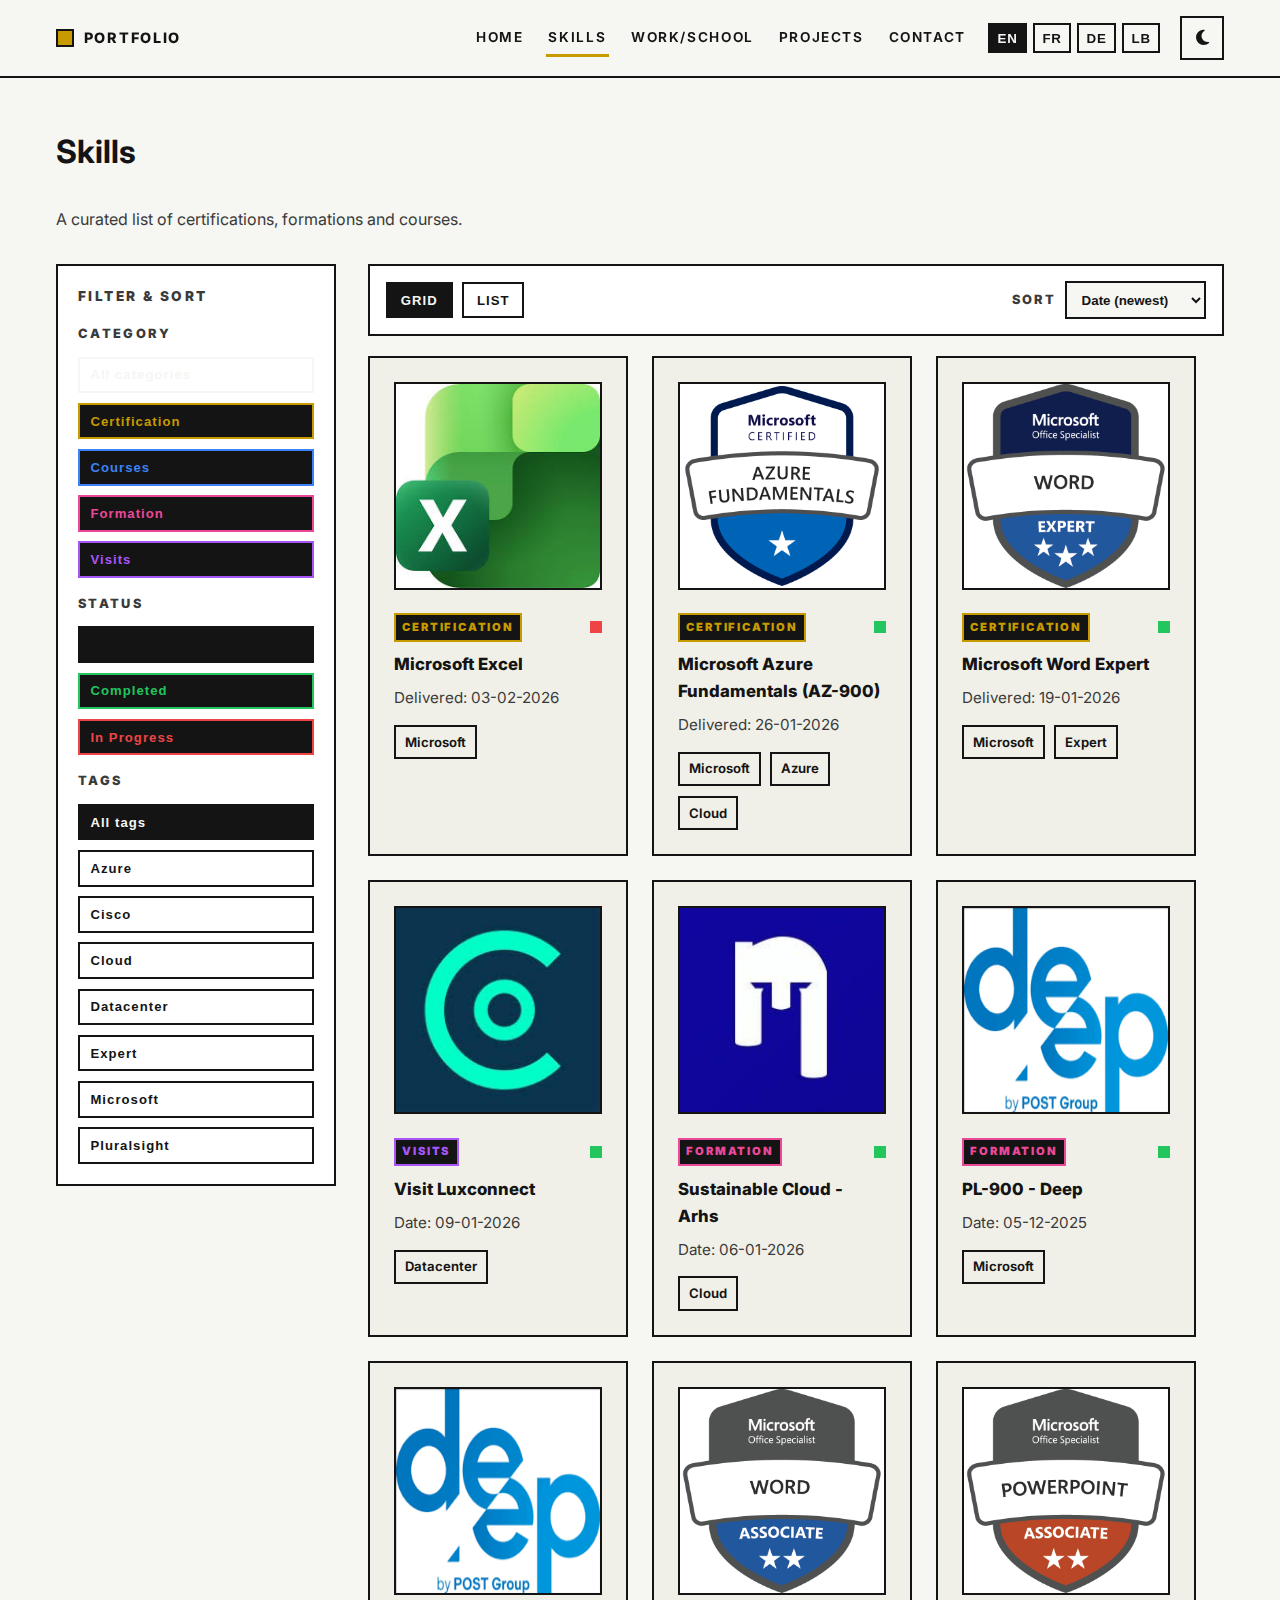
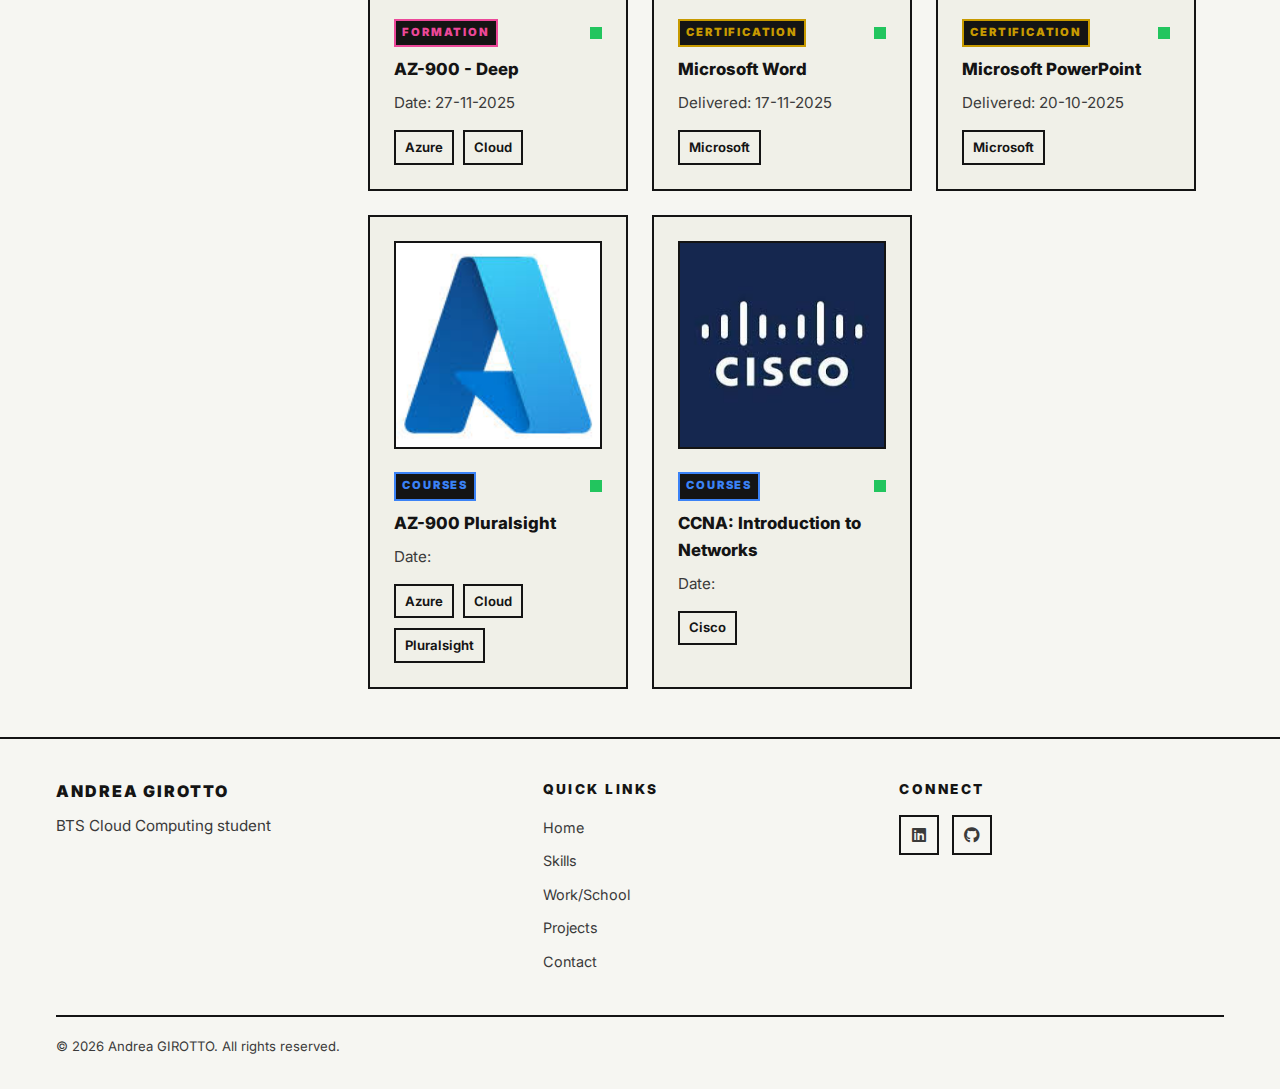
<file: pages/certifications/index.html>
<!DOCTYPE html>
<html lang="en" data-theme="light">
<head>
  <meta charset="UTF-8">
  <meta name="viewport" content="width=device-width, initial-scale=1.0">
  <meta name="description" content="Skills and certifications of Andrea GIROTTO — Cloud Computing, Linux, Windows Server, Python, Power Platform, and more.">
  <title>Skills | Andrea GIROTTO</title>

  <!-- Open Graph -->
  <meta property="og:type" content="website">
  <meta property="og:url" content="https://giran570.github.io/pages/certifications/">
  <meta property="og:title" content="Skills & Certifications | Andrea GIROTTO">
  <meta property="og:description" content="Skills and certifications of Andrea GIROTTO — Cloud Computing, Linux, Windows Server, Python, Power Platform, and more.">
  <meta property="og:image" content="https://giran570.github.io/assets/images/Crossed-arms.jpg">

  <link rel="icon" type="image/svg+xml" href="../../assets/images/favicon.svg">

  <link rel="preconnect" href="https://fonts.googleapis.com">
  <link rel="preconnect" href="https://fonts.gstatic.com" crossorigin>
  <link href="https://fonts.googleapis.com/css2?family=Inter:wght@300;400;500;600;700;800;900&display=swap" rel="stylesheet">

  <link rel="stylesheet" href="https://cdnjs.cloudflare.com/ajax/libs/font-awesome/6.4.0/css/all.min.css">

  <link rel="stylesheet" href="../../assets/css/bw-yellow.css?v=20260204_4">
</head>
<body>
  <header class="header">
    <div class="container">
      <nav class="navbar">
        <a href="../../index.html" class="logo">Portfolio</a>

        <div class="nav-links">
          <a href="../../index.html" data-i18n-nav="home">Home</a>
          <a href="../certifications/" class="active" data-i18n-nav="certifications">Skills</a>
          <a href="../work-school/" data-i18n-nav="workSchool">Work/School</a>
          <a href="../projects/" data-i18n-nav="projects">Projects</a>
          <a href="../../index.html#contact" data-i18n-nav="contact">Contact</a>

          <div class="language-switcher">
            <button data-lang="en" title="English">EN</button>
            <button data-lang="fr" title="Français">FR</button>
            <button data-lang="de" title="Deutsch">DE</button>
            <button data-lang="lb" title="Lëtzebuergesch">LB</button>
          </div>

          <button class="theme-toggle" aria-label="Toggle dark mode" aria-pressed="false"><i class="fas fa-moon" aria-hidden="true"></i></button>
        </div>

        <button class="mobile-menu-toggle" aria-label="Toggle navigation" aria-expanded="false">
          ☰
        </button>
      </nav>
    </div>

    <div class="mobile-nav" aria-hidden="true">
      <div class="mobile-nav-overlay"></div>
      <div class="mobile-nav-panel">
        <div class="mobile-nav-links">
          <a href="../../index.html" data-i18n-nav="home">Home</a>
          <a href="../certifications/" class="active" data-i18n-nav="certifications">Skills</a>
          <a href="../work-school/" data-i18n-nav="workSchool">Work/School</a>
          <a href="../projects/" data-i18n-nav="projects">Projects</a>
          <a href="../../index.html#contact" data-i18n-nav="contact">Contact</a>
        </div>

        <div class="mobile-nav-footer">
          <div class="language-switcher">
            <button data-lang="en" title="English">EN</button>
            <button data-lang="fr" title="Français">FR</button>
            <button data-lang="de" title="Deutsch">DE</button>
            <button data-lang="lb" title="Lëtzebuergesch">LB</button>
          </div>

          <button class="theme-toggle" aria-label="Toggle dark mode" aria-pressed="false"><i class="fas fa-moon" aria-hidden="true"></i></button>
        </div>
      </div>
    </div>
  </header>

  <main id="main">
    <section class="section">
      <div class="container">
        <div class="section-header section-header-stack">
          <h1 data-i18n-nav="certifications">Skills</h1>
          <p data-i18n="certificationsPage.intro">A curated list of certifications, formations and courses.</p>
        </div>

        <div class="certifications-layout">
          <aside class="certifications-sidebar" aria-label="Skills filters">
            <h2 class="certifications-sidebar-title" data-i18n="certificationsPage.filterTitle">Filter & sort</h2>

            <div class="certifications-filter-group">
              <h3 class="certifications-filter-title" data-i18n="certificationsPage.categoryTitle">Category</h3>
              <div id="certifications-category-filters" class="certifications-tag-filters"></div>
            </div>

            <div class="certifications-filter-group">
              <h3 class="certifications-filter-title" data-i18n="certificationsPage.statusTitle">Status</h3>
              <div id="certifications-status-filters" class="certifications-tag-filters"></div>
            </div>

            <div class="certifications-filter-group">
              <h3 class="certifications-filter-title" data-i18n="certificationsPage.tagTitle">Tags</h3>
              <div id="certifications-tag-filters" class="certifications-tag-filters"></div>
            </div>
          </aside>

          <div class="certifications-content">
            <div class="certifications-toolbar" aria-label="Skills view controls">
              <div class="certifications-view-toggle" role="group" aria-label="Toggle view">
                <button type="button" id="certifications-view-grid" class="cert-view-btn" data-view="grid" aria-pressed="true" data-i18n="certificationsPage.viewGrid">Grid</button>
                <button type="button" id="certifications-view-list" class="cert-view-btn" data-view="list" aria-pressed="false" data-i18n="certificationsPage.viewList">List</button>
              </div>

              <div class="certifications-sort">
                <label class="certifications-sort-label" for="certifications-sort" data-i18n="certificationsPage.sortLabel">Sort</label>
                <select id="certifications-sort" class="certifications-sort-select">
                  <option value="date-desc" data-i18n="certificationsPage.sortDateDesc">Date (newest)</option>
                  <option value="date-asc" data-i18n="certificationsPage.sortDateAsc">Date (oldest)</option>
                  <option value="name-asc" data-i18n="certificationsPage.sortNameAsc">Name (A–Z)</option>
                  <option value="category-asc" data-i18n="certificationsPage.sortCategoryAsc">Category (A–Z)</option>
                </select>
              </div>
            </div>

            <div id="certifications-grid" class="cards"></div>
            <div id="certifications-list" class="certifications-list" hidden></div>
            <p id="certifications-empty" class="certifications-empty" data-i18n="certificationsPage.noResults" hidden>No skills match this tag.</p>
          </div>
        </div>
      </div>
    </section>

    <div id="cert-modal" class="cert-modal" aria-hidden="true">
      <div class="cert-modal-overlay" data-cert-modal-close></div>
      <div class="cert-modal-panel" role="dialog" aria-modal="true" aria-labelledby="cert-modal-title">
        <div class="cert-modal-header">
          <h2 id="cert-modal-title"></h2>
          <button type="button" class="cert-modal-close" aria-label="Close" data-cert-modal-close>
            <i class="fas fa-xmark" aria-hidden="true"></i>
          </button>
        </div>

        <div class="cert-modal-body">
          <div class="cert-modal-grid">
            <div class="cert-modal-badge" aria-hidden="true"></div>
            <div class="cert-modal-details">
              <p class="cert-modal-meta">
                <span class="cert-modal-meta-label" data-i18n="certificationsPage.categoryLabel">Category</span>
                <span class="cert-modal-meta-sep">: </span>
                <span id="cert-modal-category" class="cert-modal-meta-value"></span>
              </p>

              <p class="cert-modal-meta">
                <span class="cert-modal-meta-label" data-i18n="certificationsPage.statusTitle">Status</span>
                <span class="cert-modal-meta-sep">: </span>
                <span id="cert-modal-status" class="cert-modal-meta-value"></span>
              </p>

              <p class="cert-modal-meta">
                <span id="cert-modal-date-label" class="cert-modal-meta-label" data-i18n="certificationsPage.deliveredLabel">Delivered</span>
                <span class="cert-modal-meta-sep">: </span>
                <span id="cert-modal-date" class="cert-modal-meta-value"></span>
              </p>

              <p id="cert-modal-description" class="cert-modal-description"></p>

              <div class="cert-modal-tags">
                <div class="cert-modal-tags-title" data-i18n="certificationsPage.tagsLabel">Tags</div>
                <div id="cert-modal-tags" class="badges"></div>
              </div>
            </div>
          </div>
        </div>

        <div class="cert-modal-footer">
          <a id="cert-modal-link" class="btn btn-primary" href="#" target="_blank" rel="noopener noreferrer" data-i18n="certificationsPage.openPdf" hidden aria-disabled="true">Open PDF</a>
          <a id="cert-modal-result-link" class="btn btn-ghost" href="#" target="_blank" rel="noopener noreferrer" data-i18n="certificationsPage.openResult" hidden aria-disabled="true">Open result</a>
          <button type="button" class="btn btn-ghost" data-cert-modal-close data-i18n="certificationsPage.close">Close</button>
        </div>
      </div>
    </div>
  </main>

  <footer class="footer">
    <div class="container">
      <div class="footer-content">
        <div class="footer-logo">
          <a href="../../index.html">Andrea GIROTTO</a>
          <p data-i18n="footer.subtitle">BTS Cloud Computing student</p>
        </div>

        <div class="footer-links">
          <h3 data-i18n="footer.quickLinks">Quick Links</h3>
          <ul>
            <li><a href="../../index.html" data-i18n-nav="home">Home</a></li>
            <li><a href="../certifications/" data-i18n-nav="certifications">Skills</a></li>
            <li><a href="../work-school/" data-i18n-nav="workSchool">Work/School</a></li>
            <li><a href="../projects/" data-i18n-nav="projects">Projects</a></li>
            <li><a href="../../index.html#contact" data-i18n-nav="contact">Contact</a></li>
          </ul>
        </div>

        <div class="footer-social">
          <h3 data-i18n="footer.connect">Connect</h3>
          <div class="social-links">
            <a href="https://www.linkedin.com/in/andrea-girotto-47861231b" target="_blank" rel="noopener noreferrer" aria-label="LinkedIn">
              <i class="fab fa-linkedin" aria-hidden="true"></i>
            </a>
            <a href="https://github.com/GirAn570" target="_blank" rel="noopener noreferrer" aria-label="GitHub">
              <i class="fab fa-github" aria-hidden="true"></i>
            </a>
          </div>
        </div>
      </div>

      <div class="footer-bottom">
        <p>&copy; <span id="current-year">2023</span> Andrea GIROTTO. <span data-i18n="footer.allRights">All rights reserved.</span></p>
      </div>
    </div>
  </footer>

  <script src="../../assets/js/main.js?v=20260105"></script>
  <script src="../../assets/js/language-switcher.js"></script>
  <script src="../../assets/js/certifications.js?v=20260205_9"></script>

  <script>
    document.getElementById('current-year').textContent = new Date().getFullYear();
  </script>
</body>
</html>
</file>
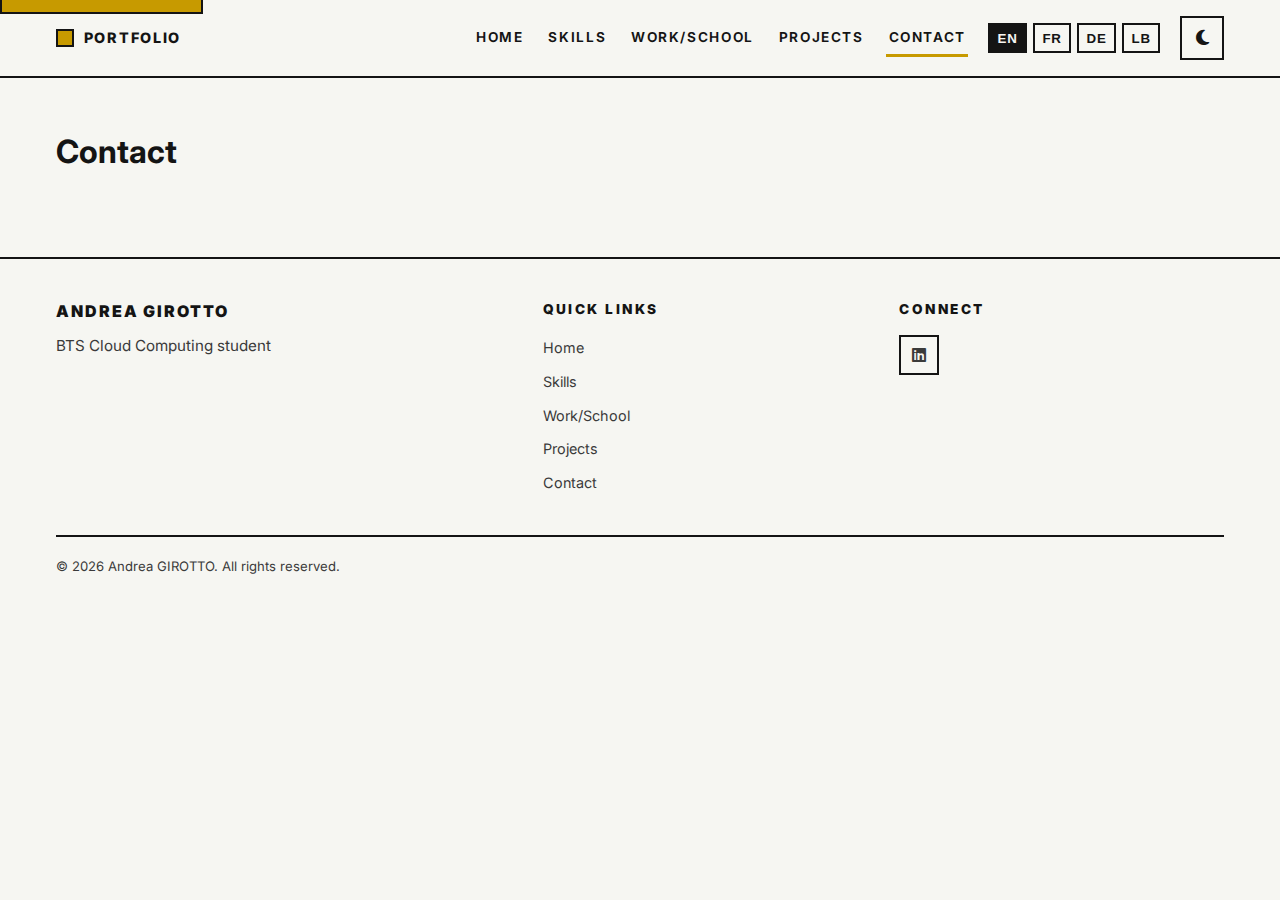
<file: pages/contact/index.html>
<!DOCTYPE html>
<html lang="en" data-theme="light">
<head>
  <meta charset="UTF-8">
  <meta name="viewport" content="width=device-width, initial-scale=1.0">
  <meta name="description" content="Contact - Andrea GIROTTO Portfolio">
  <title>Contact | Andrea GIROTTO</title>

  <link rel="icon" type="image/png" href="../../assets/images/favicon.png">

  <link rel="preconnect" href="https://fonts.googleapis.com">
  <link rel="preconnect" href="https://fonts.gstatic.com" crossorigin>
  <link href="https://fonts.googleapis.com/css2?family=Inter:wght@300;400;500;600;700;800;900&display=swap" rel="stylesheet">

  <link rel="stylesheet" href="https://cdnjs.cloudflare.com/ajax/libs/font-awesome/6.4.0/css/all.min.css">

  <link rel="stylesheet" href="../../assets/css/bw-yellow.css">
</head>
<body>
  <a href="#main" class="skip-link">Skip to main content</a>

  <header class="header">
    <div class="container">
      <nav class="navbar">
        <a href="../../index.html" class="logo">Portfolio</a>

        <div class="nav-links">
          <a href="../../index.html" data-i18n-nav="home">Home</a>
          <a href="../certifications/" data-i18n-nav="certifications">Certifications</a>
          <a href="../work-school/" data-i18n-nav="workSchool">Work/School</a>
          <a href="../projects/" data-i18n-nav="projects">Projects</a>
          <a href="../contact/" class="active" data-i18n-nav="contact">Contact</a>

          <div class="language-switcher">
            <button data-lang="en" title="English">EN</button>
            <button data-lang="fr" title="Français">FR</button>
            <button data-lang="de" title="Deutsch">DE</button>
            <button data-lang="lb" title="Lëtzebuergesch">LB</button>
          </div>

          <button class="theme-toggle" aria-label="Toggle dark mode" aria-pressed="false"><i class="fas fa-moon" aria-hidden="true"></i></button>
        </div>

        <button class="mobile-menu-toggle" aria-label="Toggle navigation" aria-expanded="false">
          ☰
        </button>
      </nav>
    </div>

    <div class="mobile-nav" aria-hidden="true">
      <div class="mobile-nav-overlay"></div>
      <div class="mobile-nav-panel">
        <div class="mobile-nav-links">
          <a href="../../index.html" data-i18n-nav="home">Home</a>
          <a href="../certifications/" data-i18n-nav="certifications">Certifications</a>
          <a href="../work-school/" data-i18n-nav="workSchool">Work/School</a>
          <a href="../projects/" data-i18n-nav="projects">Projects</a>
          <a href="../contact/" class="active" data-i18n-nav="contact">Contact</a>
        </div>

        <div class="mobile-nav-footer">
          <div class="language-switcher">
            <button data-lang="en" title="English">EN</button>
            <button data-lang="fr" title="Français">FR</button>
            <button data-lang="de" title="Deutsch">DE</button>
            <button data-lang="lb" title="Lëtzebuergesch">LB</button>
          </div>

          <button class="theme-toggle" aria-label="Toggle dark mode" aria-pressed="false"><i class="fas fa-moon" aria-hidden="true"></i></button>
        </div>
      </div>
    </div>
  </header>

  <main id="main">
    <section class="section">
      <div class="container">
        <div class="section-header">
          <h1 data-i18n-nav="contact">Contact</h1>
        </div>
      </div>
    </section>
  </main>

  <footer class="footer">
    <div class="container">
      <div class="footer-content">
        <div class="footer-logo">
          <a href="../../index.html">Andrea GIROTTO</a>
          <p data-i18n="footer.subtitle">BTS Cloud Computing student</p>
        </div>

        <div class="footer-links">
          <h3 data-i18n="footer.quickLinks">Quick Links</h3>
          <ul>
            <li><a href="../../index.html" data-i18n-nav="home">Home</a></li>
            <li><a href="../certifications/" data-i18n-nav="certifications">Certifications</a></li>
            <li><a href="../work-school/" data-i18n-nav="workSchool">Work/School</a></li>
            <li><a href="../projects/" data-i18n-nav="projects">Projects</a></li>
            <li><a href="../contact/" data-i18n-nav="contact">Contact</a></li>
          </ul>
        </div>

        <div class="footer-social">
          <h3 data-i18n="footer.connect">Connect</h3>
          <div class="social-links">
            <a href="https://www.linkedin.com/in/andrea-girotto-47861231b" target="_blank" rel="noopener noreferrer" aria-label="LinkedIn">
              <i class="fab fa-linkedin" aria-hidden="true"></i>
            </a>
          </div>
        </div>
      </div>

      <div class="footer-bottom">
        <p>&copy; <span id="current-year">2023</span> Andrea GIROTTO. <span data-i18n="footer.allRights">All rights reserved.</span></p>
      </div>
    </div>
  </footer>

  <script src="../../assets/js/main.js?v=20260105"></script>
  <script src="../../assets/js/language-switcher.js"></script>

  <script>
    document.getElementById('current-year').textContent = new Date().getFullYear();
  </script>
</body>
</html>
</file>
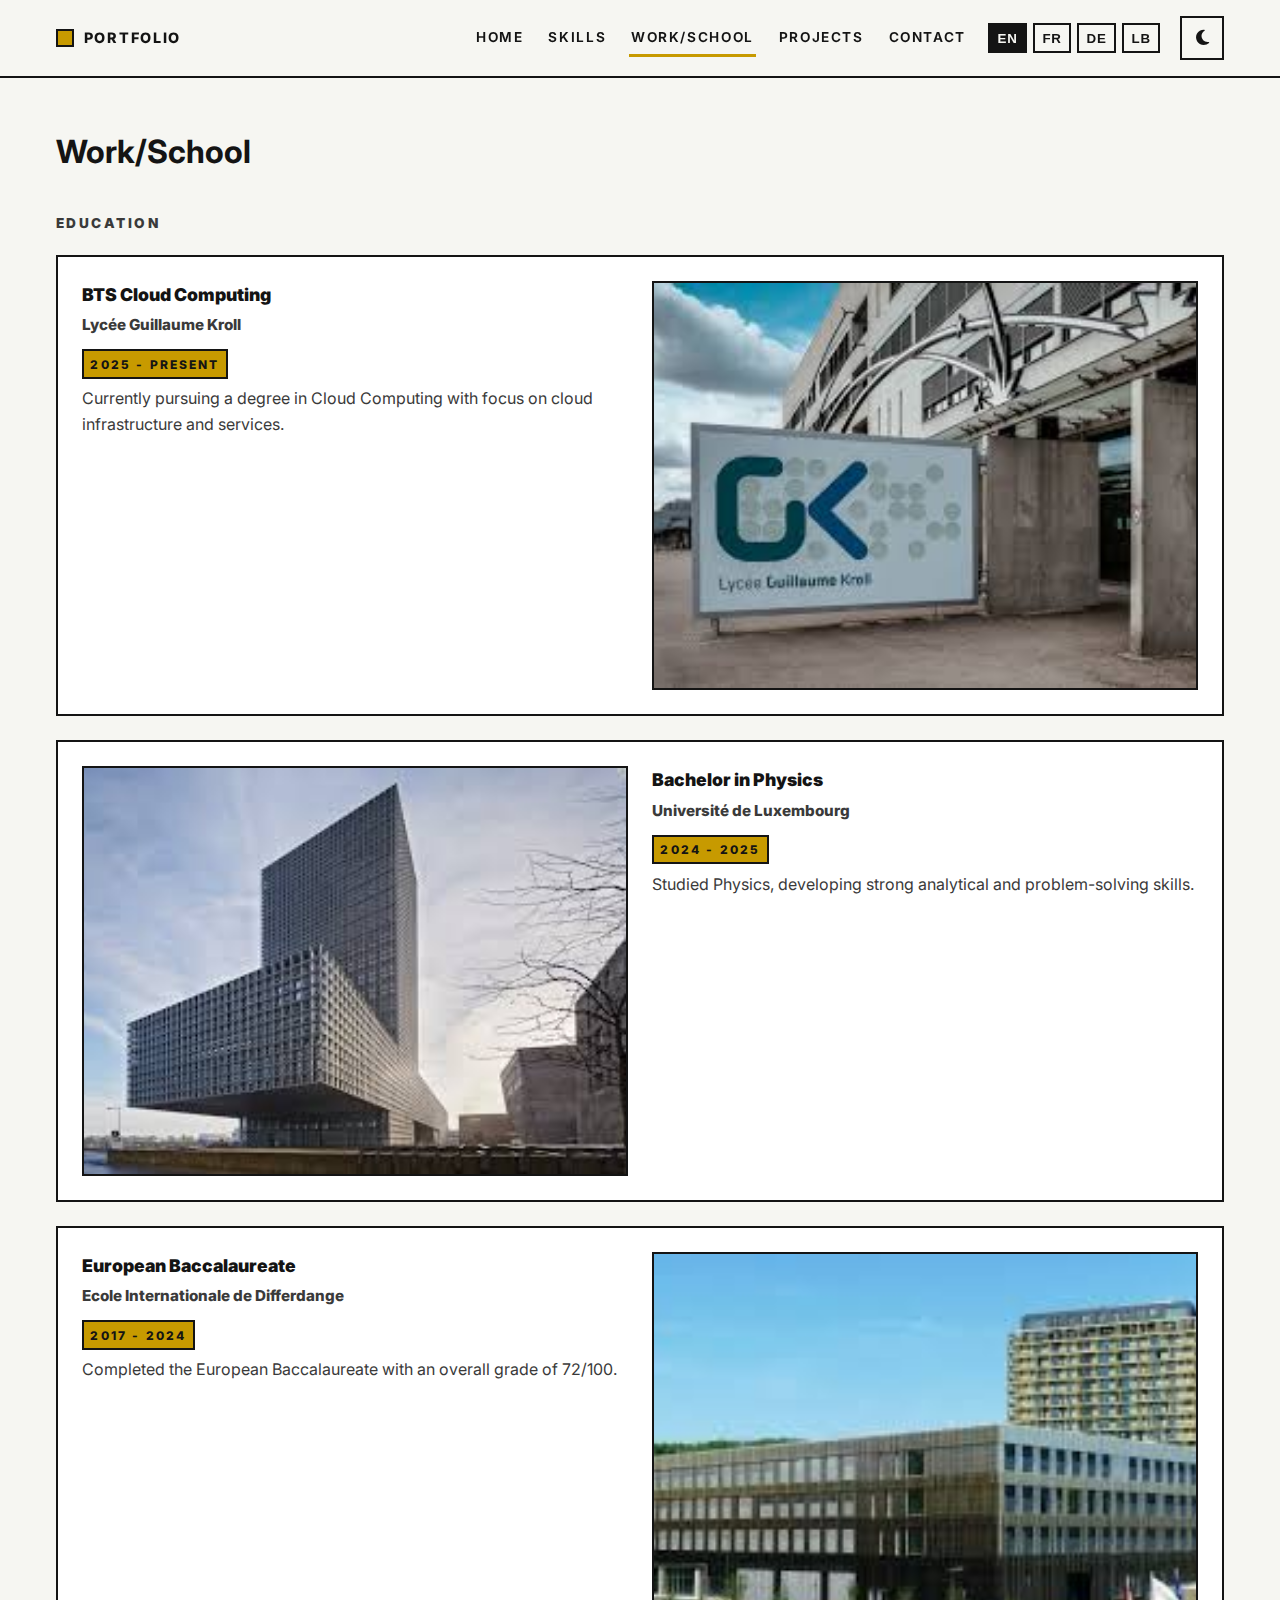
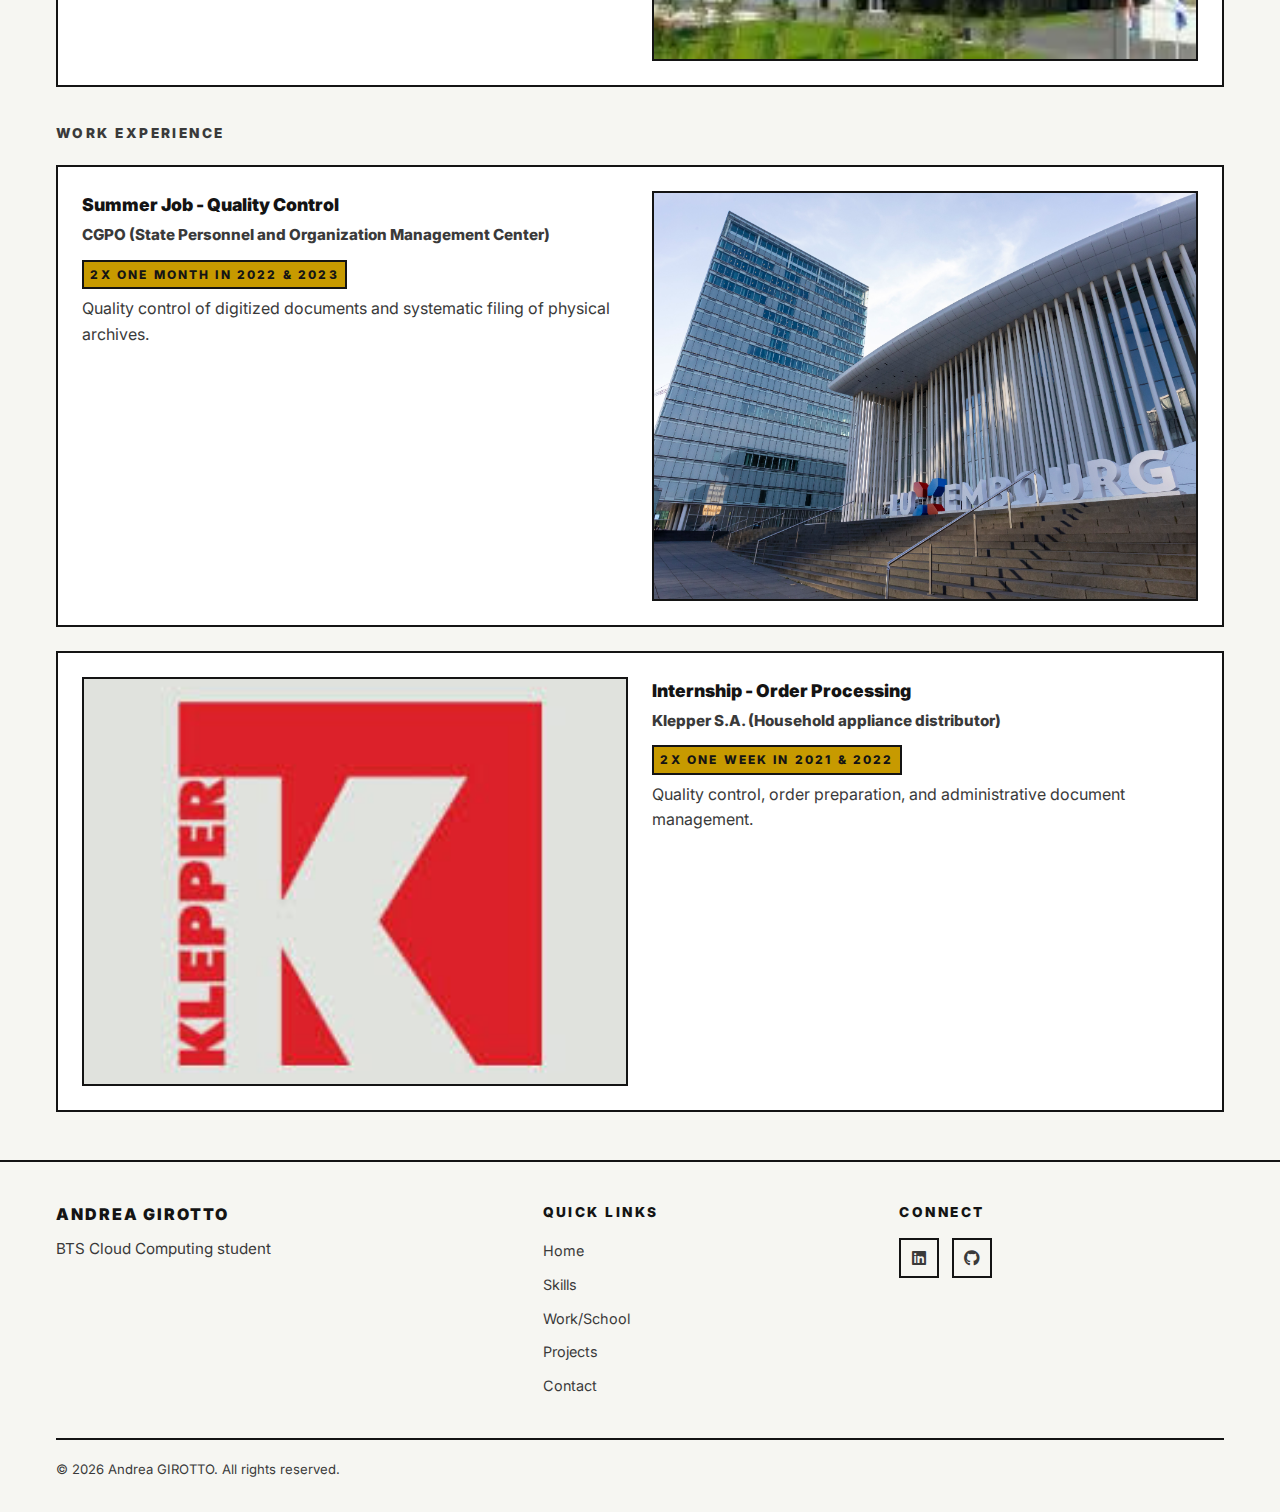
<file: pages/work-school/index.html>
<!DOCTYPE html>
<html lang="en" data-theme="light">
<head>
  <meta charset="UTF-8">
  <meta name="viewport" content="width=device-width, initial-scale=1.0">
  <meta name="description" content="Work experience and education of Andrea GIROTTO — BTS Cloud Computing, Bachelor in Physics, internships at CGPO and Klepper S.A.">
  <title>Work &amp; Education | Andrea GIROTTO</title>

  <!-- Open Graph -->
  <meta property="og:type" content="website">
  <meta property="og:url" content="https://giran570.github.io/pages/work-school/">
  <meta property="og:title" content="Work & Education | Andrea GIROTTO">
  <meta property="og:description" content="Work experience and education of Andrea GIROTTO — BTS Cloud Computing, Bachelor in Physics, internships at CGPO and Klepper S.A.">
  <meta property="og:image" content="https://giran570.github.io/assets/images/Crossed-arms.jpg">

  <link rel="icon" type="image/svg+xml" href="../../assets/images/favicon.svg">

  <link rel="preconnect" href="https://fonts.googleapis.com">
  <link rel="preconnect" href="https://fonts.gstatic.com" crossorigin>
  <link href="https://fonts.googleapis.com/css2?family=Inter:wght@300;400;500;600;700;800;900&display=swap" rel="stylesheet">

  <link rel="stylesheet" href="https://cdnjs.cloudflare.com/ajax/libs/font-awesome/6.4.0/css/all.min.css">

  <link rel="stylesheet" href="../../assets/css/bw-yellow.css?v=20260204_4">
</head>
<body>
  <header class="header">
    <div class="container">
      <nav class="navbar">
        <a href="../../index.html" class="logo">Portfolio</a>

        <div class="nav-links">
          <a href="../../index.html" data-i18n-nav="home">Home</a>
          <a href="../certifications/" data-i18n-nav="certifications">Skills</a>
          <a href="../work-school/" class="active" data-i18n-nav="workSchool">Work/School</a>
          <a href="../projects/" data-i18n-nav="projects">Projects</a>
          <a href="../../index.html#contact" data-i18n-nav="contact">Contact</a>

          <div class="language-switcher">
            <button data-lang="en" title="English">EN</button>
            <button data-lang="fr" title="Français">FR</button>
            <button data-lang="de" title="Deutsch">DE</button>
            <button data-lang="lb" title="Lëtzebuergesch">LB</button>
          </div>

          <button class="theme-toggle" aria-label="Toggle dark mode" aria-pressed="false"><i class="fas fa-moon" aria-hidden="true"></i></button>
        </div>

        <button class="mobile-menu-toggle" aria-label="Toggle navigation" aria-expanded="false">
          ☰
        </button>
      </nav>
    </div>

    <div class="mobile-nav" aria-hidden="true">
      <div class="mobile-nav-overlay"></div>
      <div class="mobile-nav-panel">
        <div class="mobile-nav-links">
          <a href="../../index.html" data-i18n-nav="home">Home</a>
          <a href="../certifications/" data-i18n-nav="certifications">Skills</a>
          <a href="../work-school/" class="active" data-i18n-nav="workSchool">Work/School</a>
          <a href="../projects/" data-i18n-nav="projects">Projects</a>
          <a href="../../index.html#contact" data-i18n-nav="contact">Contact</a>
        </div>

        <div class="mobile-nav-footer">
          <div class="language-switcher">
            <button data-lang="en" title="English">EN</button>
            <button data-lang="fr" title="Français">FR</button>
            <button data-lang="de" title="Deutsch">DE</button>
            <button data-lang="lb" title="Lëtzebuergesch">LB</button>
          </div>

          <button class="theme-toggle" aria-label="Toggle dark mode" aria-pressed="false"><i class="fas fa-moon" aria-hidden="true"></i></button>
        </div>
      </div>
    </div>
  </header>

  <main id="main">
    <section class="section">
      <div class="container">
        <div class="section-header section-header-stack">
          <h1 data-i18n-nav="workSchool">Work/School</h1>
        </div>

        <div class="ws-group">
          <h2 class="ws-group-title" data-i18n="timeline.educationHeading">Education</h2>

          <div class="ws-items">
            <article class="ws-item">
              <div class="ws-item-text">
                <h3 data-i18n="timeline.btsTitle">BTS Cloud Computing</h3>
                <h4 data-i18n="timeline.btsOrg">Lycée Guillaume Kroll</h4>
                <p class="timeline-date" data-i18n="timeline.btsDate">2025 - Present</p>
                <p data-i18n="timeline.btsDesc">Currently pursuing a degree in Cloud Computing with focus on cloud infrastructure and services.</p>
              </div>

              <div class="ws-item-media">
                <div class="ws-media"><img src="../../context/images/work-school/lgk.jpg" alt="Lycée Guillaume Kroll"></div>
              </div>
            </article>

            <article class="ws-item ws-item--flip">
              <div class="ws-item-text">
                <h3 data-i18n="timeline.physicsTitle">Bachelor in Physics</h3>
                <h4 data-i18n="timeline.physicsOrg">Université de Luxembourg</h4>
                <p class="timeline-date" data-i18n="timeline.physicsDate">2024 - 2025</p>
                <p data-i18n="timeline.physicsDesc">Studied Physics, developing strong analytical and problem-solving skills.</p>
              </div>

              <div class="ws-item-media">
                <div class="ws-media"><img src="../../context/images/work-school/unilu.jpg" alt="Université de Luxembourg"></div>
              </div>
            </article>

            <article class="ws-item">
              <div class="ws-item-text">
                <h3 data-i18n="timeline.baccalaureateTitle">European Baccalaureate</h3>
                <h4 data-i18n="timeline.baccalaureateOrg">Ecole Internationale de Differdange</h4>
                <p class="timeline-date" data-i18n="timeline.baccalaureateDate">2017 - 2024</p>
                <p data-i18n="timeline.baccalaureateDesc">Completed the European Baccalaureate with an overall grade of 72/100.</p>
              </div>

              <div class="ws-item-media">
                <div class="ws-media"><img src="../../context/images/work-school/eide.jpg" alt="Ecole Internationale de Differdange"></div>
              </div>
            </article>
          </div>
        </div>

        <div class="ws-group">
          <h2 class="ws-group-title" data-i18n="timeline.workHeading">Work Experience</h2>

          <div class="ws-items">
            <article class="ws-item">
              <div class="ws-item-text">
                <h3 data-i18n="timeline.cgpoTitle">Summer Job - Quality Control</h3>
                <h4 data-i18n="timeline.cgpoOrg">CGPO (State Personnel and Organization Management Center)</h4>
                <p class="timeline-date" data-i18n="timeline.cgpoDate">2x One month in 2022 &amp; 2023</p>
                <p data-i18n="timeline.cgpoDesc">Quality control of digitized documents and systematic filing of physical archives.</p>
              </div>

              <div class="ws-item-media">
                <div class="ws-media"><img src="../../context/images/work-school/cgpo.jpg" alt="CGPO"></div>
              </div>
            </article>

            <article class="ws-item ws-item--flip">
              <div class="ws-item-text">
                <h3 data-i18n="timeline.klepperTitle">Internship - Order Processing</h3>
                <h4 data-i18n="timeline.klepperOrg">Klepper S.A. (Household appliance distributor)</h4>
                <p class="timeline-date" data-i18n="timeline.klepperDate">2x One week in 2021 &amp; 2022</p>
                <p data-i18n="timeline.klepperDesc">Quality control, order preparation, and administrative document management.</p>
              </div>

              <div class="ws-item-media">
                <div class="ws-media"><img src="../../context/images/work-school/klepper.jpg" alt="Klepper S.A."></div>
              </div>
            </article>
          </div>
        </div>
      </div>
    </section>
  </main>

  <footer class="footer">
    <div class="container">
      <div class="footer-content">
        <div class="footer-logo">
          <a href="../../index.html">Andrea GIROTTO</a>
          <p data-i18n="footer.subtitle">BTS Cloud Computing student</p>
        </div>

        <div class="footer-links">
          <h3 data-i18n="footer.quickLinks">Quick Links</h3>
          <ul>
            <li><a href="../../index.html" data-i18n-nav="home">Home</a></li>
            <li><a href="../certifications/" data-i18n-nav="certifications">Skills</a></li>
            <li><a href="../work-school/" data-i18n-nav="workSchool">Work/School</a></li>
            <li><a href="../projects/" data-i18n-nav="projects">Projects</a></li>
            <li><a href="../../index.html#contact" data-i18n-nav="contact">Contact</a></li>
          </ul>
        </div>

        <div class="footer-social">
          <h3 data-i18n="footer.connect">Connect</h3>
          <div class="social-links">
            <a href="https://www.linkedin.com/in/andrea-girotto-47861231b" target="_blank" rel="noopener noreferrer" aria-label="LinkedIn">
              <i class="fab fa-linkedin" aria-hidden="true"></i>
            </a>
            <a href="https://github.com/GirAn570" target="_blank" rel="noopener noreferrer" aria-label="GitHub">
              <i class="fab fa-github" aria-hidden="true"></i>
            </a>
          </div>
        </div>
      </div>

      <div class="footer-bottom">
        <p>&copy; <span id="current-year">2023</span> Andrea GIROTTO. <span data-i18n="footer.allRights">All rights reserved.</span></p>
      </div>
    </div>
  </footer>

  <script src="../../assets/js/main.js?v=20260105"></script>
  <script src="../../assets/js/language-switcher.js"></script>

  <script>
    document.getElementById('current-year').textContent = new Date().getFullYear();
  </script>
</body>
</html>
</file>
<file: assets/css/bw-yellow.css>
:root {
  --color-black: #141414;
  --ink-black: #141414;
  --color-white: #f6f6f2;
  --color-yellow: #c79a00;
  --color-grey-1: #e9e9e3;
  --color-grey-2: #d6d6d6;
  --color-grey-3: #8a8a8a;

  --primary-color: var(--color-black);
  --secondary-color: var(--color-grey-3);
  --accent-color: var(--color-yellow);

  --text-color: var(--color-black);
  --muted-text-color: #3a3a3a;

  --bg-color: var(--color-white);
  --bg-elevated: #ffffff;
  --card-bg: #f0f0e8;
  --border-color: var(--color-black);

  --border-width: 3px;

  --transition: 140ms ease;

  --radius-lg: 0px;
  --radius-md: 0px;
  --radius-sm: 0px;
  --nav-height: 72px;

  --header-background: rgba(246, 246, 242, 0.98);
  --header-border-color: var(--border-color);
  --navbar-link-color: var(--text-color);
  --navbar-link-hover-color: var(--text-color);

  --overlay-scrim: rgba(0, 0, 0, 0.55);
  --mobile-nav-bg: var(--bg-elevated);

  --timeline-bg: var(--bg-elevated);
  --contact-form-bg: var(--bg-elevated);

  --input-bg: var(--bg-elevated);
  --input-text-color: var(--text-color);
  --input-border-color: var(--border-color);
  --input-label-color: var(--muted-text-color);

  --footer-background: var(--bg-color);
  --footer-border-color: var(--border-color);

  --btn-shadow: none;
  --btn-shadow-hover: none;
  --card-shadow: none;
  --hero-image-shadow: none;

  --back-to-top-background: var(--accent-color);
  --back-to-top-border-color: var(--border-color);
}

[data-theme="dark"] {
  --color-black: #f2f2f2;
  --color-white: #0a0a0a;
  --text-color: #f2f2f2;
  --muted-text-color: #cfcfcf;

  --bg-color: #0a0a0a;
  --bg-elevated: #1a1a1a;
  --card-bg: #242424;
  --border-color: #f2f2f2;

  --header-background: rgba(0, 0, 0, 0.92);
  --header-border-color: var(--border-color);
  --navbar-link-color: var(--text-color);
  --navbar-link-hover-color: var(--text-color);

  --overlay-scrim: rgba(0, 0, 0, 0.75);
  --mobile-nav-bg: var(--bg-elevated);

  --timeline-bg: var(--bg-elevated);
  --contact-form-bg: var(--bg-elevated);

  --input-bg: var(--bg-elevated);
  --input-text-color: var(--text-color);
  --input-border-color: var(--border-color);
  --input-label-color: var(--muted-text-color);

  --footer-background: var(--bg-color);
  --footer-border-color: var(--border-color);

  --back-to-top-background: var(--accent-color);
  --back-to-top-border-color: var(--border-color);
}

* {
  margin: 0;
  padding: 0;
  box-sizing: border-box;
}

::selection {
  background: var(--accent-color);
  color: var(--ink-black);
}

body {
  font-family: 'Inter', -apple-system, BlinkMacSystemFont, 'Segoe UI', Roboto, Oxygen, Ubuntu, Cantarell, sans-serif;
  line-height: 1.6;
  color: var(--text-color);
  background: var(--bg-color);
  min-height: 100vh;
  transition: background-color var(--transition), color var(--transition);
}

.header {
  border-bottom-width: var(--border-width);
}

.card,
.btn,
.mobile-menu-toggle,
.mobile-nav-panel,
.theme-toggle,
.language-switcher button,
.certifications-sidebar,
.certifications-toolbar,
.cert-view-btn,
.cert-tag-btn,
.cert-modal-panel,
.cert-modal-header,
.cert-modal-footer,
.cert-list-item,
.cert-list-badge,
.projects-toolbar,
.projects-filter-btn,
.project-item,
.proj-modal-panel,
.proj-modal-header,
.proj-modal-footer,
.proj-modal-video,
.ws-item,
.ws-media,
.timeline-content,
.contact-form,
.form-group input,
.form-group textarea,
.form-group select,
.table,
.table th,
.table td,
pre,
.social-links a,
#back-to-top {
  border-width: var(--border-width);
}

.timeline::before {
  width: var(--border-width);
}

html {
  scroll-behavior: smooth;
}

@media (prefers-reduced-motion: reduce) {
  html {
    scroll-behavior: auto;
  }
}

a {
  color: inherit;
  text-decoration-thickness: 2px;
  text-underline-offset: 0.18em;
}

a:hover {
  background: var(--accent-color);
  color: var(--ink-black);
}

.container {
  max-width: 1200px;
  margin: 0 auto;
  padding: 0 1rem;
}

.skip-link {
  position: absolute;
  top: -40px;
  left: 0;
  z-index: 100;
  padding: 0.75rem 1.25rem;
  background: var(--accent-color);
  color: var(--ink-black);
  font-weight: 700;
  text-decoration: none;
  border: 2px solid var(--border-color);
  border-color: var(--ink-black);
  transition: top 0.2s ease;
}

.skip-link:focus {
  top: 1rem;
}

a:focus-visible,
button:focus-visible,
input:focus-visible,
textarea:focus-visible,
select:focus-visible,
[tabindex]:focus-visible {
  outline: 3px solid var(--accent-color);
  outline-offset: 3px;
}

.header {
  position: sticky;
  top: 0;
  z-index: 40;
  background: var(--header-background);
  border-bottom: 2px solid var(--header-border-color);
}

.navbar {
  display: flex;
  justify-content: space-between;
  align-items: center;
  padding: 1rem 0;
  gap: 1rem;
}

.logo {
  font-weight: 800;
  letter-spacing: 0.12em;
  font-size: 0.9rem;
  text-transform: uppercase;
  display: inline-flex;
  align-items: center;
  gap: 0.6rem;
  color: var(--navbar-link-color);
  text-decoration: none;
}

.logo::before {
  content: '';
  width: 14px;
  height: 14px;
  background: var(--accent-color);
  border: 2px solid var(--border-color);
  border-color: var(--ink-black);
}

.nav-links {
  display: flex;
  align-items: center;
  gap: 1.25rem;
}

.nav-links a {
  position: relative;
  text-decoration: none;
  color: var(--navbar-link-color);
  font-weight: 650;
  font-size: 0.85rem;
  letter-spacing: 0.12em;
  text-transform: uppercase;
  padding: 0.35rem 0.15rem;
}

.nav-links a::after {
  content: '';
  position: absolute;
  left: 0;
  bottom: -0.15rem;
  width: 0;
  height: 3px;
  background: var(--accent-color);
  transition: width 0.18s ease;
}

.nav-links a:hover::after,
.nav-links a.active::after {
  width: 100%;
}

.mobile-menu-toggle {
  display: none;
  width: 44px;
  height: 44px;
  padding: 0;
  align-items: center;
  justify-content: center;
  border: 2px solid var(--border-color);
  background: transparent;
  color: var(--navbar-link-color);
  font-size: 1.2rem;
  cursor: pointer;
}

.mobile-menu-toggle:hover {
  background: var(--accent-color);
  color: var(--ink-black);
  border-color: var(--ink-black);
}

.mobile-nav {
  position: fixed;
  inset: 0;
  z-index: 35;
  display: none;
  justify-content: flex-end;
  pointer-events: none;
  opacity: 0;
  transition: opacity 0.2s ease;
}

.mobile-nav.open {
  opacity: 1;
  pointer-events: auto;
}

.mobile-nav-overlay {
  position: absolute;
  inset: 0;
  background: var(--overlay-scrim);
}

.mobile-nav-panel {
  position: relative;
  margin-top: var(--nav-height);
  width: min(340px, 100%);
  background: var(--mobile-nav-bg);
  border-left: 2px solid var(--border-color);
  padding: 1.25rem 1.25rem 1.5rem;
  display: flex;
  flex-direction: column;
  gap: 1.25rem;
  transform: translateY(-10px);
  transition: transform 0.22s ease;
}

.mobile-nav.open .mobile-nav-panel {
  transform: translateY(0);
}

.mobile-nav-links {
  display: flex;
  flex-direction: column;
  gap: 0.75rem;
}

.mobile-nav-links a {
  text-decoration: none;
  color: var(--navbar-link-color);
  font-weight: 650;
  letter-spacing: 0.08em;
  text-transform: uppercase;
  padding: 0.45rem 0.1rem;
}

.mobile-nav-links a.active {
  background: var(--accent-color);
  color: var(--ink-black);
}

.mobile-nav-footer {
  display: flex;
  justify-content: space-between;
  align-items: center;
  gap: 1rem;
  border-top: 2px solid var(--border-color);
  padding-top: 1rem;
}

.theme-toggle {
  width: 44px;
  height: 44px;
  padding: 0;
  display: inline-flex;
  align-items: center;
  justify-content: center;
  border: 2px solid var(--border-color);
  background: transparent;
  color: var(--text-color);
  cursor: pointer;
  font-size: 1.1rem;
  line-height: 1;
}

.theme-toggle:hover {
  background: var(--accent-color);
  color: var(--ink-black);
  border-color: var(--ink-black);
}

.language-switcher {
  display: inline-flex;
  gap: 0.4rem;
}

.language-switcher button {
  background: transparent;
  border: 2px solid var(--border-color);
  padding: 0.35rem 0.45rem;
  cursor: pointer;
  font-weight: 700;
  letter-spacing: 0.06em;
  text-transform: uppercase;
  color: var(--text-color);
}

.language-switcher button:hover {
  background: var(--accent-color);
  color: var(--ink-black);
  border-color: var(--ink-black);
}

.language-switcher button.active {
  background: var(--text-color);
  color: var(--bg-color);
}

.hero-section {
  padding: 2.5rem 0 2rem;
}

.hero {
  display: grid;
  grid-template-columns: minmax(0, 480px) minmax(0, 1fr);
  align-items: center;
  gap: 2rem;
}

.hero-image-container {
  display: flex;
  justify-content: flex-start;
}

.hero-image {
  width: min(440px, 100%);
  aspect-ratio: 4 / 5;
  height: auto;
  object-fit: cover;
  object-position: 50% 0%;
  border: 2px solid var(--border-color);
  filter: none;
}

.hero-content h1 {
  font-size: clamp(2.2rem, 3vw, 2.9rem);
  font-weight: 850;
  letter-spacing: -0.04em;
  margin-bottom: 0.75rem;
}

.hero-content h2 {
  font-size: 0.95rem;
  font-weight: 750;
  text-transform: uppercase;
  letter-spacing: 0.18em;
  display: inline-block;
  padding: 0.25rem 0.5rem;
  background: var(--accent-color);
  color: var(--ink-black);
  margin-bottom: 1.25rem;
}

.hero-content p {
  max-width: 40rem;
  color: var(--muted-text-color);
  font-size: 1rem;
}

.hero-cta {
  margin-top: 2rem;
  display: flex;
  flex-wrap: wrap;
  gap: 1rem;
}

.hero-badges {
  margin-top: 1.8rem;
  display: flex;
  flex-direction: column;
  gap: 1.2rem;
}

.badge-group {
  display: flex;
  align-items: center;
  gap: 1rem;
  flex-wrap: wrap;
}

.badge-label {
  font-size: 0.75rem;
  color: var(--muted-text-color);
  font-weight: 800;
  text-transform: uppercase;
  letter-spacing: 0.12em;
  min-width: 90px;
}

.badges {
  display: flex;
  flex-wrap: wrap;
  gap: 0.6rem;
}

.badge {
  padding: 0.3rem 0.55rem;
  border-radius: 0;
  font-size: 0.82rem;
  font-weight: 650;
  display: inline-flex;
  align-items: center;
  gap: 0.35rem;
  border: 2px solid var(--border-color);
  background: transparent;
  color: var(--text-color);
  white-space: nowrap;
}

.badge-level {
  font-size: 0.72rem;
  padding: 0.08rem 0.3rem;
  border-radius: 0;
  border: 2px solid var(--border-color);
  border-color: var(--ink-black);
  background: var(--accent-color);
  color: var(--ink-black);
  font-weight: 800;
}

.badge-lang {
  background: var(--color-grey-1);
}

[data-theme="dark"] .badge-lang {
  background: #1f1f1f;
}

.badge-tool {
  background: transparent;
}

.card:hover .badge {
  color: var(--ink-black);
  border-color: var(--ink-black);
}

.section {
  padding: 3rem 0;
}

.section.bg-light {
  background: var(--color-grey-1);
  border-top: 2px solid var(--border-color);
  border-bottom: 2px solid var(--border-color);
}

[data-theme="dark"] .section.bg-light {
  background: #080808;
}

.section-header {
  display: flex;
  justify-content: space-between;
  align-items: center;
  gap: 1.5rem;
  margin-bottom: 2rem;
}

.section-header.section-header-stack {
  flex-direction: column;
  align-items: flex-start;
  justify-content: flex-start;
}

.section-header.section-header-stack p {
  margin-top: 0.35rem;
  max-width: 52rem;
  color: var(--muted-text-color);
}

.section-header h2 {
  font-size: 1.1rem;
  letter-spacing: 0.22em;
  text-transform: uppercase;
  color: var(--text-color);
}

.section-header .btn-text {
  font-size: 0.85rem;
  text-decoration: none;
  font-weight: 750;
  letter-spacing: 0.12em;
  text-transform: uppercase;
  padding: 0.25rem 0.35rem;
  border: 2px solid transparent;
}

.section-header .btn-text:hover {
  border-color: var(--border-color);
}

.cards {
  display: grid;
  grid-template-columns: repeat(auto-fit, minmax(260px, 1fr));
  gap: 1.5rem;
  margin: 2rem 0 0;
}

.card {
  position: relative;
  background: var(--card-bg);
  border-radius: var(--radius-lg);
  padding: 1.5rem;
  border: 2px solid var(--border-color);
  overflow: hidden;
  transition: background-color var(--transition), color var(--transition);
}

.card:hover {
  background: var(--accent-color);
  color: var(--ink-black);
  border-color: var(--ink-black);
}

.card:hover p {
  color: var(--ink-black);
}

.card-icon {
  width: 44px;
  height: 44px;
  border: 2px solid var(--border-color);
  display: inline-flex;
  align-items: center;
  justify-content: center;
  margin-bottom: 1rem;
}

.card h3 {
  margin-bottom: 0.5rem;
  font-size: 1.05rem;
  font-weight: 800;
}

.card p {
  font-size: 0.95rem;
  color: var(--muted-text-color);
}

.btn {
  display: inline-flex;
  align-items: center;
  justify-content: center;
  gap: 0.5rem;
  padding: 0.75rem 1.2rem;
  border-radius: 0;
  text-decoration: none;
  font-weight: 800;
  font-size: 0.85rem;
  letter-spacing: 0.14em;
  text-transform: uppercase;
  border: 2px solid var(--border-color);
  cursor: pointer;
  transition: background-color var(--transition), color var(--transition), transform var(--transition);
  background: transparent;
  color: var(--text-color);
}

.btn:hover {
  transform: translateY(-1px);
}

.btn-primary {
  background: var(--accent-color);
  color: var(--ink-black);
  border-color: var(--ink-black);
}

.btn-primary:hover {
  background: var(--text-color);
  color: var(--accent-color);
  border-color: var(--border-color);
}

[data-theme="dark"] .btn-primary:hover {
  background: var(--bg-color);
  color: var(--accent-color);
}

.btn-secondary {
  background: var(--text-color);
  color: var(--bg-color);
}

.btn-secondary:hover {
  background: transparent;
  color: var(--text-color);
}

.btn-ghost {
  background: transparent;
}

.btn-ghost:hover {
  background: var(--accent-color);
  color: var(--ink-black);
  border-color: var(--ink-black);
}

.timeline {
  position: relative;
  display: grid;
  gap: 1.5rem;
}

.timeline::before {
  content: '';
  position: absolute;
  left: 6px;
  top: 0;
  bottom: 0;
  width: 2px;
  background: var(--border-color);
}

.timeline-item {
  position: relative;
  padding-left: 2rem;
}

.timeline-item::before {
  content: '';
  position: absolute;
  left: 0;
  top: 0.35rem;
  width: 14px;
  height: 14px;
  background: var(--accent-color);
  border: 2px solid var(--border-color);
  border-color: var(--ink-black);
}

.timeline-content {
  background: var(--timeline-bg);
  border-radius: var(--radius-md);
  padding: 1.1rem 1.25rem;
  border: 2px solid var(--border-color);
  position: relative;
}

.timeline-content h3 {
  font-size: 1rem;
  font-weight: 800;
}

.timeline-content h4 {
  font-size: 0.9rem;
  color: var(--muted-text-color);
  margin-top: 0.15rem;
}

.timeline-org {
  display: flex;
  align-items: flex-start;
  justify-content: space-between;
  gap: 0.75rem;
}

.timeline-org h4 {
  margin-top: 0;
  flex: 1 1 auto;
}

.org-logo {
  height: 96px;
  width: auto;
  max-width: 220px;
  object-fit: contain;
  flex: 0 0 auto;
  align-self: flex-start;
}

.timeline-date {
  font-size: 0.75rem;
  text-transform: uppercase;
  letter-spacing: 0.18em;
  font-weight: 800;
  margin: 0.6rem 0 0.45rem;
  display: inline-block;
  padding: 0.2rem 0.4rem;
  border: 2px solid var(--border-color);
  border-color: var(--ink-black);
  background: var(--accent-color);
  color: var(--ink-black);
}

.timeline-group {
  margin-top: 1.75rem;
}

.timeline-group:first-of-type {
  margin-top: 0;
}

.timeline-group-title {
  font-size: 0.85rem;
  text-transform: uppercase;
  letter-spacing: 0.18em;
  color: var(--muted-text-color);
  margin-bottom: 1.25rem;
  font-weight: 800;
}

.ws-group {
  margin-top: 2.25rem;
}

.ws-group:first-of-type {
  margin-top: 0;
}

.ws-group-title {
  font-size: 0.85rem;
  text-transform: uppercase;
  letter-spacing: 0.18em;
  color: var(--muted-text-color);
  margin-bottom: 1.25rem;
  font-weight: 850;
}

.ws-items {
  display: grid;
  gap: 1.5rem;
}

.ws-item {
  display: grid;
  grid-template-columns: minmax(0, 1fr) minmax(0, 1fr);
  gap: 1.5rem;
  align-items: start;
  border: 2px solid var(--border-color);
  background: var(--bg-elevated);
  padding: 1.5rem;
}

.ws-item--flip .ws-item-text {
  order: 2;
}

.ws-item--flip .ws-item-media {
  order: 1;
}

.ws-item-text h3 {
  font-size: 1.1rem;
  font-weight: 900;
}

.ws-item-text h4 {
  font-size: 0.95rem;
  color: var(--muted-text-color);
  margin-top: 0.25rem;
  font-weight: 800;
}

.ws-item-text p {
  color: var(--muted-text-color);
}

.ws-item-text .timeline-date {
  margin-top: 0.75rem;
}

.ws-item-text .timeline-date {
  color: var(--ink-black);
}

.ws-media {
  width: 100%;
  aspect-ratio: 4 / 3;
  border: 2px solid var(--border-color);
  background: var(--bg-color);
}

.ws-media img {
  width: 100%;
  height: 100%;
  object-fit: cover;
  display: block;
}

.certifications-layout {
  display: grid;
  grid-template-columns: minmax(0, 280px) minmax(0, 1fr);
  gap: 2rem;
  margin-top: 2rem;
  align-items: start;
}

.certifications-sidebar {
  background: var(--bg-elevated);
  border-radius: var(--radius-lg);
  padding: 1.25rem;
  border: 2px solid var(--border-color);
}

.certifications-sidebar-title {
  font-size: 0.85rem;
  text-transform: uppercase;
  letter-spacing: 0.18em;
  color: var(--muted-text-color);
  margin-bottom: 1rem;
  font-weight: 850;
}

.certifications-tag-filters {
  display: grid;
  gap: 0.6rem;
}

.certifications-filter-group {
  margin-top: 1rem;
}

.certifications-filter-title {
  font-size: 0.8rem;
  text-transform: uppercase;
  letter-spacing: 0.18em;
  color: var(--muted-text-color);
  margin-bottom: 0.75rem;
  font-weight: 850;
}

.certifications-toolbar {
  display: flex;
  align-items: center;
  justify-content: space-between;
  gap: 1rem;
  flex-wrap: wrap;
  margin-bottom: 1.25rem;
  padding: 0.9rem 1rem;
  border: 2px solid var(--border-color);
  background: var(--bg-elevated);
}

.certifications-view-toggle {
  display: inline-flex;
  gap: 0.6rem;
}

.cert-view-btn {
  border: 2px solid var(--border-color);
  background: transparent;
  padding: 0.55rem 0.8rem;
  font-weight: 850;
  font-size: 0.82rem;
  letter-spacing: 0.08em;
  text-transform: uppercase;
  cursor: pointer;
  color: var(--text-color);
}

.cert-view-btn:hover {
  background: var(--accent-color);
  color: var(--ink-black);
  border-color: var(--ink-black);
}

.cert-view-btn[aria-pressed="true"] {
  background: var(--text-color);
  color: var(--bg-color);
}

.certifications-sort {
  display: flex;
  align-items: center;
  gap: 0.6rem;
}

.certifications-sort-label {
  font-size: 0.8rem;
  text-transform: uppercase;
  letter-spacing: 0.14em;
  font-weight: 850;
  color: var(--muted-text-color);
}

.certifications-sort-select {
  border: 2px solid var(--border-color);
  background: var(--bg-color);
  color: var(--text-color);
  padding: 0.55rem 0.65rem;
  font-weight: 750;
}

.cert-tag-btn {
  width: 100%;
  background: transparent;
  border: 2px solid var(--border-color);
  padding: 0.55rem 0.65rem;
  text-align: left;
  font-weight: 850;
  font-size: 0.82rem;
  letter-spacing: 0.08em;
  color: var(--text-color);
  cursor: pointer;
  transition: background-color var(--transition), color var(--transition), transform var(--transition);
}

.cert-tag-btn:hover {
  background: var(--accent-color);
  color: var(--ink-black);
  border-color: var(--ink-black);
}

.cert-tag-btn.active {
  background: var(--text-color);
  color: var(--bg-color);
}

.cert-tag-btn[data-category] {
  border-color: currentColor;
}

.cert-tag-btn[data-category="Certification"] {
  background: var(--ink-black);
  color: var(--accent-color);
}

.cert-tag-btn[data-category="Courses"] {
  background: var(--ink-black);
  color: #3b82f6;
}

.cert-tag-btn[data-category="Formation"] {
  background: var(--ink-black);
  color: #ec4899;
}

.cert-tag-btn[data-category="Visits"] {
  background: var(--ink-black);
  color: #a855f7;
}

[data-theme="dark"] .cert-tag-btn[data-category="Certification"] {
  background: var(--ink-black);
  color: var(--accent-color);
}

[data-theme="dark"] .cert-tag-btn[data-category="Courses"] {
  background: var(--ink-black);
  color: #93c5fd;
}

[data-theme="dark"] .cert-tag-btn[data-category="Formation"] {
  background: var(--ink-black);
  color: #f9a8d4;
}

[data-theme="dark"] .cert-tag-btn[data-category="Visits"] {
  background: var(--ink-black);
  color: #d8b4fe;
}

.cert-tag-btn[data-category]:hover {
  background: var(--bg-elevated);
  color: var(--text-color);
  border-color: currentColor;
}

.cert-tag-btn[data-category="Certification"]:hover {
  background: var(--ink-black);
  color: var(--accent-color);
  border-color: var(--accent-color);
}

.cert-tag-btn[data-category="Courses"]:hover {
  background: var(--ink-black);
  color: #3b82f6;
  border-color: #3b82f6;
}

.cert-tag-btn[data-category="Formation"]:hover {
  background: var(--ink-black);
  color: #ec4899;
  border-color: #ec4899;
}

.cert-tag-btn[data-category="Visits"]:hover {
  background: var(--ink-black);
  color: #a855f7;
  border-color: #a855f7;
}

[data-theme="dark"] .cert-tag-btn[data-category="Certification"]:hover {
  background: var(--ink-black);
  color: var(--accent-color);
  border-color: var(--accent-color);
}

[data-theme="dark"] .cert-tag-btn[data-category="Courses"]:hover {
  background: var(--ink-black);
  color: #93c5fd;
  border-color: #93c5fd;
}

[data-theme="dark"] .cert-tag-btn[data-category="Formation"]:hover {
  background: var(--ink-black);
  color: #f9a8d4;
  border-color: #f9a8d4;
}

[data-theme="dark"] .cert-tag-btn[data-category="Visits"]:hover {
  background: var(--ink-black);
  color: #d8b4fe;
  border-color: #d8b4fe;
}

.cert-tag-btn[data-category].active {
  background: var(--bg-elevated);
  border-color: currentColor;
}

.cert-tag-btn[data-category="Certification"].active {
  background: var(--ink-black);
  color: var(--accent-color);
}

.cert-tag-btn[data-category="Courses"].active {
  background: var(--ink-black);
  color: #3b82f6;
  border-color: #3b82f6;
}

.cert-tag-btn[data-category="Formation"].active {
  background: var(--ink-black);
  color: #ec4899;
  border-color: #ec4899;
}

.cert-tag-btn[data-category="Visits"].active {
  background: var(--ink-black);
  color: #a855f7;
  border-color: #a855f7;
}

[data-theme="dark"] .cert-tag-btn[data-category="Certification"].active {
  background: var(--ink-black);
  color: var(--accent-color);
}

[data-theme="dark"] .cert-tag-btn[data-category="Courses"].active {
  background: var(--ink-black);
  color: #93c5fd;
  border-color: #93c5fd;
}

[data-theme="dark"] .cert-tag-btn[data-category="Formation"].active {
  background: var(--ink-black);
  color: #f9a8d4;
  border-color: #f9a8d4;
}

[data-theme="dark"] .cert-tag-btn[data-category="Visits"].active {
  background: var(--ink-black);
  color: #d8b4fe;
  border-color: #d8b4fe;
}

.certifications-content .cards {
  margin-top: 0;
  grid-template-columns: repeat(auto-fill, 260px);
  justify-content: start;
}

@media (max-width: 600px) {
  .certifications-content .cards {
    grid-template-columns: 1fr;
  }
}

.certifications-empty {
  margin-top: 1.25rem;
  color: var(--muted-text-color);
  border: 2px solid var(--border-color);
  padding: 0.75rem;
  background: var(--bg-elevated);
}

.cert-card.has-certificate {
  cursor: pointer;
}

.cert-card.no-certificate {
  cursor: pointer;
}

.cert-card.no-certificate:hover {
  background: var(--accent-color);
  color: var(--ink-black);
  border-color: var(--ink-black);
}

.cert-card.no-certificate:hover p {
  color: var(--ink-black);
}

.cert-card .badges {
  margin-top: 0.9rem;
}

.cert-card-category {
  display: inline-flex;
  align-items: center;
  width: fit-content;
  padding: 0.2rem 0.4rem;
  border: 2px solid var(--border-color);
  border-color: currentColor;
  background: transparent;
  color: var(--text-color);
  font-size: 0.7rem;
  font-weight: 900;
  letter-spacing: 0.16em;
  text-transform: uppercase;
  margin-bottom: 0.6rem;
}

.cert-card-category[data-category="Certification"] {
  background: var(--ink-black);
  color: var(--accent-color);
}

.cert-card-category[data-category="Courses"] {
  background: var(--ink-black);
  color: #3b82f6;
}

.cert-card-category[data-category="Formation"] {
  background: var(--ink-black);
  color: #ec4899;
}

.cert-card-category[data-category="Visits"] {
  background: var(--ink-black);
  color: #a855f7;
}

[data-theme="dark"] .cert-card-category[data-category="Certification"] {
  background: var(--ink-black);
  color: var(--accent-color);
}

[data-theme="dark"] .cert-card-category[data-category="Courses"] {
  background: var(--ink-black);
  color: #93c5fd;
}

[data-theme="dark"] .cert-card-category[data-category="Formation"] {
  background: var(--ink-black);
  color: #f9a8d4;
}

[data-theme="dark"] .cert-card-category[data-category="Visits"] {
  background: var(--ink-black);
  color: #d8b4fe;
}

.cert-card .badge {
  border: 2px solid var(--border-color);
  background: transparent;
  display: inline-flex;
}

.cert-badge {
  width: 100%;
  aspect-ratio: 1 / 1;
  border: 2px solid var(--border-color);
  background: var(--bg-elevated);
  margin-bottom: 1rem;
}

.cert-card:hover .cert-badge {
  border-color: var(--ink-black);
}

.certifications-list {
  display: grid;
  gap: 1rem;
}

.cert-list-item {
  display: grid;
  grid-template-columns: 120px minmax(0, 1fr);
  gap: 1.25rem;
  border: 2px solid var(--border-color);
  background: var(--card-bg);
  padding: 1.25rem;
}

.cert-list-badge {
  width: 100%;
  aspect-ratio: 1 / 1;
  border: 2px solid var(--border-color);
  background: var(--bg-elevated);
}

.cert-list-title {
  font-size: 1.05rem;
  font-weight: 900;
  margin-bottom: 0.35rem;
}

.cert-list-meta {
  display: flex;
  flex-wrap: wrap;
  gap: 0.6rem;
  margin-bottom: 0.75rem;
}

.cert-list-meta-pill {
  font-size: 0.72rem;
  padding: 0.15rem 0.35rem;
  border: 2px solid var(--border-color);
  background: transparent;
  color: var(--text-color);
  font-weight: 850;
  letter-spacing: 0.14em;
  text-transform: uppercase;
}

.cert-list-meta-pill.cert-list-category {
  border-color: currentColor;
}

.cert-list-meta-pill.cert-list-category[data-category="Certification"] {
  background: var(--ink-black);
  color: var(--accent-color);
}

.cert-list-meta-pill.cert-list-category[data-category="Courses"] {
  background: var(--ink-black);
  color: #3b82f6;
}

.cert-list-meta-pill.cert-list-category[data-category="Formation"] {
  background: var(--ink-black);
  color: #ec4899;
}

.cert-list-meta-pill.cert-list-category[data-category="Visits"] {
  background: var(--ink-black);
  color: #a855f7;
}

[data-theme="dark"] .cert-list-meta-pill.cert-list-category[data-category="Certification"] {
  background: var(--ink-black);
  color: var(--accent-color);
}

[data-theme="dark"] .cert-list-meta-pill.cert-list-category[data-category="Courses"] {
  background: var(--ink-black);
  color: #93c5fd;
}

[data-theme="dark"] .cert-list-meta-pill.cert-list-category[data-category="Formation"] {
  background: var(--ink-black);
  color: #f9a8d4;
}

[data-theme="dark"] .cert-list-meta-pill.cert-list-category[data-category="Visits"] {
  background: var(--ink-black);
  color: #d8b4fe;
}

.cert-list-meta-pill.cert-list-date {
  background: rgba(138, 138, 138, 0.12);
  color: var(--text-color);
}

[data-theme="dark"] .cert-list-meta-pill.cert-list-date {
  background: rgba(255, 255, 255, 0.08);
  color: var(--text-color);
}

.cert-list-description {
  color: var(--muted-text-color);
  margin-bottom: 0.75rem;
}

.cert-list-actions {
  display: flex;
  flex-wrap: wrap;
  gap: 0.75rem;
  margin-top: 0.9rem;
}

.cert-modal {
  position: fixed;
  inset: 0;
  z-index: 60;
  opacity: 0;
  visibility: hidden;
  pointer-events: none;
  transition: opacity 0.2s ease;
  display: flex;
  align-items: center;
  justify-content: center;
  padding: 1.5rem;
}

.cert-modal.open {
  opacity: 1;
  visibility: visible;
  pointer-events: auto;
}

.cert-modal-overlay {
  position: absolute;
  inset: 0;
  background: var(--overlay-scrim);
}

.cert-modal-panel {
  position: relative;
  width: min(980px, 100%);
  height: min(86vh, 760px);
  background: var(--bg-elevated);
  border: 2px solid var(--border-color);
  display: flex;
  flex-direction: column;
  transform: translateY(10px);
  transition: transform 0.22s ease;
}

.cert-modal.open .cert-modal-panel {
  transform: translateY(0);
}

.cert-modal-header {
  display: flex;
  align-items: center;
  justify-content: space-between;
  gap: 1rem;
  padding: 0.9rem 1rem;
  border-bottom: 2px solid var(--border-color);
}

.cert-modal-header h2 {
  font-size: 0.95rem;
  letter-spacing: 0.12em;
  text-transform: uppercase;
  font-weight: 850;
}

.cert-modal-close {
  width: 44px;
  height: 44px;
  padding: 0;
  border: 2px solid var(--border-color);
  background: transparent;
  cursor: pointer;
  display: inline-flex;
  align-items: center;
  justify-content: center;
  color: var(--text-color);
}

.cert-modal-close:hover {
  background: var(--accent-color);
  color: var(--ink-black);
  border-color: var(--ink-black);
}

.cert-modal-body {
  flex: 1 1 auto;
  background: var(--bg-color);
}

.cert-modal-grid {
  display: grid;
  grid-template-columns: minmax(0, 260px) minmax(0, 1fr);
  gap: 1.5rem;
  padding: 1.25rem;
}

.cert-modal-badge {
  width: 100%;
  aspect-ratio: 1 / 1;
  border: 2px solid var(--border-color);
  background: var(--bg-elevated);
  display: flex;
  align-items: center;
  justify-content: center;
  overflow: hidden;
}

.cert-modal-badge-img {
  width: 100%;
  height: 100%;
  object-fit: contain;
  background: transparent;
}

.cert-modal-badge .cert-modal-badge-img {
  border: 0;
}

.cert-modal-meta {
  font-size: 0.85rem;
  color: var(--muted-text-color);
  margin-bottom: 0.9rem;
}

.cert-modal-meta-value#cert-modal-category {
  display: inline-flex;
  align-items: center;
  padding: 0.15rem 0.35rem;
  border: 2px solid currentColor;
  background: transparent;
  color: var(--text-color);
  font-weight: 850;
  letter-spacing: 0.14em;
  text-transform: uppercase;
}

.cert-modal-meta-value#cert-modal-category[data-category="Certification"] {
  background: var(--ink-black);
  color: var(--accent-color);
}

.cert-modal-meta-value#cert-modal-category[data-category="Courses"] {
  background: var(--ink-black);
  color: #3b82f6;
}

.cert-modal-meta-value#cert-modal-category[data-category="Formation"] {
  background: var(--ink-black);
  color: #ec4899;
}

.cert-modal-meta-value#cert-modal-category[data-category="Visits"] {
  background: var(--ink-black);
  color: #a855f7;
}

[data-theme="dark"] .cert-modal-meta-value#cert-modal-category[data-category="Certification"] {
  background: var(--ink-black);
  color: var(--accent-color);
}

[data-theme="dark"] .cert-modal-meta-value#cert-modal-category[data-category="Courses"] {
  background: var(--ink-black);
  color: #93c5fd;
}

[data-theme="dark"] .cert-modal-meta-value#cert-modal-category[data-category="Formation"] {
  background: var(--ink-black);
  color: #f9a8d4;
}

.cert-card-pills {
  display: flex;
  align-items: center;
  justify-content: space-between;
  gap: 0.6rem;
  margin-bottom: 0.6rem;
}

.cert-card-pills .cert-card-category {
  margin-bottom: 0;
}

.cert-card-pills .cert-status-pill {
  margin-bottom: 0;
}

[data-theme="dark"] .cert-modal-meta-value#cert-modal-category[data-category="Visits"] {
  background: var(--ink-black);
  color: #d8b4fe;
}

.cert-tag-btn[data-status] {
  background: var(--ink-black);
  border-color: currentColor;
}

.cert-tag-btn[data-status="Completed"] {
  color: #22c55e;
}

.cert-tag-btn[data-status="In Progress"] {
  color: #ef4444;
}

[data-theme="dark"] .cert-tag-btn[data-status="Completed"] {
  color: #86efac;
}

[data-theme="dark"] .cert-tag-btn[data-status="In Progress"] {
  color: #fca5a5;
}

.cert-tag-btn[data-status]:hover {
  background: var(--ink-black);
  border-color: currentColor;
  color: inherit;
}

.cert-tag-btn[data-status].active {
  background: var(--ink-black);
  border-color: currentColor;
  color: inherit;
}

.cert-tag-btn[data-status="Completed"]:hover,
.cert-tag-btn[data-status="Completed"].active {
  color: #22c55e;
  border-color: #22c55e;
}

.cert-tag-btn[data-status="In Progress"]:hover,
.cert-tag-btn[data-status="In Progress"].active {
  color: #ef4444;
  border-color: #ef4444;
}

[data-theme="dark"] .cert-tag-btn[data-status="Completed"]:hover,
[data-theme="dark"] .cert-tag-btn[data-status="Completed"].active {
  color: #86efac;
  border-color: #86efac;
}

[data-theme="dark"] .cert-tag-btn[data-status="In Progress"]:hover,
[data-theme="dark"] .cert-tag-btn[data-status="In Progress"].active {
  color: #fca5a5;
  border-color: #fca5a5;
}

.cert-status-pill {
  display: inline-block;
  width: 12px;
  height: 12px;
  border: 2px solid currentColor;
  background: transparent;
  margin-bottom: 0.6rem;
}

.cert-status-pill[data-status="Completed"] {
  color: #22c55e;
  background: #22c55e;
}

.cert-status-pill[data-status="In Progress"] {
  color: #ef4444;
  background: #ef4444;
}

[data-theme="dark"] .cert-status-pill[data-status="Completed"] {
  color: #86efac;
  background: #86efac;
}

[data-theme="dark"] .cert-status-pill[data-status="In Progress"] {
  color: #fca5a5;
  background: #fca5a5;
}

.cert-list-meta-pill.cert-list-status {
  width: 12px;
  height: 12px;
  padding: 0;
  border: 2px solid currentColor;
  background: transparent;
}

.cert-list-meta-pill.cert-list-status[data-status="Completed"] {
  color: #22c55e;
  background: #22c55e;
}

.cert-list-meta-pill.cert-list-status[data-status="In Progress"] {
  color: #ef4444;
  background: #ef4444;
}

[data-theme="dark"] .cert-list-meta-pill.cert-list-status[data-status="Completed"] {
  color: #86efac;
  background: #86efac;
}

[data-theme="dark"] .cert-list-meta-pill.cert-list-status[data-status="In Progress"] {
  color: #fca5a5;
  background: #fca5a5;
}

.cert-modal-meta-value#cert-modal-status {
  display: inline-block;
  width: 12px;
  height: 12px;
  padding: 0;
  border: 2px solid currentColor;
  background: transparent;
}

.cert-modal-meta-value#cert-modal-status[data-status="Completed"] {
  color: #22c55e;
  background: #22c55e;
}

.cert-modal-meta-value#cert-modal-status[data-status="In Progress"] {
  color: #ef4444;
  background: #ef4444;
}

[data-theme="dark"] .cert-modal-meta-value#cert-modal-status[data-status="Completed"] {
  color: #86efac;
  background: #86efac;
}

[data-theme="dark"] .cert-modal-meta-value#cert-modal-status[data-status="In Progress"] {
  color: #fca5a5;
  background: #fca5a5;
}

.cert-modal-description {
  color: var(--muted-text-color);
  margin-bottom: 1.15rem;
}

.cert-modal-tags-title {
  font-size: 0.75rem;
  letter-spacing: 0.18em;
  text-transform: uppercase;
  font-weight: 850;
  color: var(--muted-text-color);
  margin-bottom: 0.6rem;
}

.cert-modal-tags .badges {
  margin-top: 0;
}

.cert-modal-footer {
  display: flex;
  justify-content: flex-end;
  gap: 0.8rem;
  padding: 0.9rem 1rem;
  border-top: 2px solid var(--border-color);
  background: var(--bg-elevated);
}

.projects-toolbar {
  margin-top: 1.5rem;
  padding: 0.9rem 1rem;
  border: 2px solid var(--border-color);
  background: var(--bg-elevated);
}

.projects-filter {
  display: flex;
  flex-wrap: wrap;
  gap: 0.6rem;
}

.projects-filter-btn {
  border: 2px solid var(--border-color);
  background: transparent;
  padding: 0.55rem 0.8rem;
  font-weight: 850;
  font-size: 0.82rem;
  letter-spacing: 0.08em;
  text-transform: uppercase;
  cursor: pointer;
  color: var(--text-color);
  transition: background 0.15s, border-color 0.15s, color 0.15s;
}

.projects-filter-btn:hover {
  background: var(--accent-color);
  color: var(--ink-black);
  border-color: var(--ink-black);
}

.projects-filter-btn[aria-pressed="true"] {
  background: var(--text-color);
  color: var(--bg-color);
}

.projects-list {
  display: grid;
  gap: 1.25rem;
  margin-top: 1.5rem;
}

.project-item {
  border: 2px solid var(--border-color);
  background: var(--card-bg);
  padding: 1.5rem;
}

.project-item:hover {
  background: var(--accent-color);
  color: var(--ink-black);
  border-color: var(--ink-black);
}

.project-item:hover p {
  color: var(--ink-black);
}

.project-item:hover .badge {
  color: var(--ink-black);
  border-color: var(--ink-black);
}

.project-meta {
  display: flex;
  flex-wrap: wrap;
  gap: 0.6rem;
  margin-bottom: 0.9rem;
}

.project-pill {
  font-size: 0.72rem;
  padding: 0.15rem 0.35rem;
  border: 2px solid var(--border-color);
  border-color: var(--ink-black);
  background: var(--accent-color);
  color: var(--ink-black);
  font-weight: 850;
  letter-spacing: 0.14em;
  text-transform: uppercase;
}

.project-title {
  font-size: 1.1rem;
  font-weight: 900;
  margin-bottom: 0.55rem;
}

.project-short-description {
  color: var(--muted-text-color);
}

.project-actions {
  margin-top: 1.25rem;
  display: flex;
  justify-content: flex-end;
}

.projects-empty {
  margin-top: 1.25rem;
  color: var(--muted-text-color);
  border: 2px solid var(--border-color);
  padding: 0.75rem;
  background: var(--bg-elevated);
}

.proj-modal {
  position: fixed;
  inset: 0;
  z-index: 60;
  opacity: 0;
  visibility: hidden;
  pointer-events: none;
  transition: opacity 0.2s ease;
  display: flex;
  align-items: center;
  justify-content: center;
  padding: 1.5rem;
}

.proj-modal.open {
  opacity: 1;
  visibility: visible;
  pointer-events: auto;
}

.proj-modal-overlay {
  position: absolute;
  inset: 0;
  background: var(--overlay-scrim);
}

.proj-modal-panel {
  position: relative;
  width: min(980px, 100%);
  height: min(86vh, 760px);
  background: var(--bg-elevated);
  border: 2px solid var(--border-color);
  display: flex;
  flex-direction: column;
  transform: translateY(10px);
  transition: transform 0.22s ease;
}

.proj-modal.open .proj-modal-panel {
  transform: translateY(0);
}

.proj-modal-header {
  display: flex;
  align-items: center;
  justify-content: space-between;
  gap: 1rem;
  padding: 0.9rem 1rem;
  border-bottom: 2px solid var(--border-color);
}

.proj-modal-header h2 {
  font-size: 0.95rem;
  letter-spacing: 0.12em;
  text-transform: uppercase;
  font-weight: 850;
}

.proj-modal-close {
  width: 44px;
  height: 44px;
  padding: 0;
  border: 2px solid var(--border-color);
  background: transparent;
  cursor: pointer;
  display: inline-flex;
  align-items: center;
  justify-content: center;
  color: var(--text-color);
}

.proj-modal-close:hover {
  background: var(--accent-color);
  color: var(--ink-black);
  border-color: var(--ink-black);
}

.proj-modal-body {
  flex: 1 1 auto;
  background: var(--bg-color);
  padding: 1.25rem;
  overflow: auto;
}

.proj-modal-meta {
  font-size: 0.85rem;
  color: var(--muted-text-color);
  margin-bottom: 0.75rem;
}

.proj-modal-description {
  color: var(--muted-text-color);
  margin: 1rem 0 1.25rem;
}

.proj-modal-section {
  margin-top: 1.25rem;
  padding-top: 1.25rem;
  border-top: 2px solid var(--border-color);
}

.proj-modal-section-title {
  font-size: 0.75rem;
  letter-spacing: 0.18em;
  text-transform: uppercase;
  font-weight: 850;
  color: var(--muted-text-color);
  margin-bottom: 0.75rem;
}

.proj-modal-video {
  border: 2px solid var(--border-color);
  background: var(--bg-elevated);
}

.proj-video-embed {
  width: 100%;
  aspect-ratio: 16 / 9;
  border: 0;
  display: block;
}

.proj-video-file {
  width: 100%;
  display: block;
}

.proj-modal-footer {
  display: flex;
  justify-content: flex-end;
  gap: 0.8rem;
  padding: 0.9rem 1rem;
  border-top: 2px solid var(--border-color);
  background: var(--bg-elevated);
}

.contact-container {
  display: grid;
  grid-template-columns: minmax(0, 1.2fr) minmax(0, 1.1fr);
  gap: 2rem;
}

.contact-info {
  display: grid;
  gap: 1.2rem;
}

.contact-item {
  display: flex;
  gap: 0.9rem;
  align-items: flex-start;
}

.contact-item i {
  margin-top: 0.15rem;
  color: var(--text-color);
  background: var(--accent-color);
  border: 2px solid var(--border-color);
  border-color: var(--ink-black);
  width: 34px;
  height: 34px;
  display: flex;
  align-items: center;
  justify-content: center;
}

.contact-item h3 {
  font-size: 0.95rem;
  font-weight: 850;
}

.contact-item a {
  font-size: 0.92rem;
  color: var(--muted-text-color);
  text-decoration: none;
  border-bottom: 2px solid transparent;
}

.contact-item a:hover {
  border-bottom-color: var(--border-color);
  background: transparent;
  color: var(--text-color);
}

.contact-form {
  background: var(--contact-form-bg);
  border-radius: var(--radius-lg);
  padding: 1.6rem;
  border: 2px solid var(--border-color);
}

.form-group {
  margin-bottom: 1rem;
}

.form-group label {
  display: block;
  font-size: 0.8rem;
  margin-bottom: 0.35rem;
  color: var(--input-label-color);
  font-weight: 800;
  letter-spacing: 0.14em;
  text-transform: uppercase;
}

.form-group input,
.form-group textarea,
.form-group select {
  width: 100%;
  padding: 0.7rem 0.75rem;
  border-radius: 0;
  border: 2px solid var(--input-border-color);
  background: var(--input-bg);
  color: var(--input-text-color);
  font-size: 0.95rem;
}

.form-group input:focus,
.form-group textarea:focus,
.form-group select:focus {
  outline: none;
  border-color: var(--border-color);
  box-shadow: 0 0 0 3px var(--accent-color);
}

.table {
  width: 100%;
  border-collapse: collapse;
  border: 2px solid var(--border-color);
  background: var(--bg-elevated);
}

.table th,
.table td {
  border: 2px solid var(--border-color);
  padding: 0.75rem;
  text-align: left;
}

.table th {
  background: var(--text-color);
  color: var(--bg-color);
  text-transform: uppercase;
  letter-spacing: 0.14em;
  font-size: 0.75rem;
  font-weight: 850;
}

.table tbody tr:hover {
  background: var(--accent-color);
  color: var(--ink-black);
}

pre {
  border: 2px solid var(--border-color);
  background: var(--bg-elevated);
  padding: 1rem;
  overflow: auto;
}

code {
  font-family: ui-monospace, SFMono-Regular, Menlo, Monaco, Consolas, "Liberation Mono", "Courier New", monospace;
  font-size: 0.95em;
}

.footer {
  border-top: 2px solid var(--footer-border-color);
  background: var(--footer-background);
  padding: 2.5rem 0 2rem;
}

.footer-content {
  display: grid;
  grid-template-columns: minmax(0, 1.4fr) repeat(2, minmax(0, 1fr));
  gap: 2rem;
  margin-bottom: 2rem;
}

.footer-logo a {
  font-weight: 900;
  text-transform: uppercase;
  letter-spacing: 0.12em;
  text-decoration: none;
}

.footer-logo p {
  margin-top: 0.6rem;
  color: var(--muted-text-color);
  font-size: 0.95rem;
}

.footer-links h3,
.footer-social h3 {
  font-size: 0.85rem;
  text-transform: uppercase;
  letter-spacing: 0.18em;
  margin-bottom: 0.9rem;
  font-weight: 850;
}

.footer-links ul {
  list-style: none;
}

.footer-links li {
  margin-bottom: 0.5rem;
}

.footer-links a {
  font-size: 0.9rem;
  color: var(--muted-text-color);
  text-decoration: none;
  border-bottom: 2px solid transparent;
}

.footer-links a:hover {
  border-bottom-color: var(--border-color);
  background: transparent;
  color: var(--text-color);
}

.social-links {
  display: flex;
  gap: 0.8rem;
}

.social-links a {
  width: 40px;
  height: 40px;
  border: 2px solid var(--border-color);
  display: flex;
  align-items: center;
  justify-content: center;
  color: var(--muted-text-color);
  text-decoration: none;
}

.social-links a:hover {
  background: var(--accent-color);
  color: var(--ink-black);
  border-color: var(--ink-black);
}

.footer-bottom {
  display: flex;
  justify-content: space-between;
  align-items: center;
  gap: 1rem;
  flex-wrap: wrap;
  font-size: 0.82rem;
  color: var(--muted-text-color);
  border-top: 2px solid var(--border-color);
  padding-top: 1.2rem;
}

.footer-legal {
  display: flex;
  gap: 0.5rem;
  align-items: center;
}

.footer-legal a {
  color: var(--muted-text-color);
  text-decoration: none;
  border-bottom: 2px solid transparent;
}

.footer-legal a:hover {
  border-bottom-color: var(--border-color);
  background: transparent;
  color: var(--text-color);
}

#back-to-top {
  position: fixed;
  bottom: 1.5rem;
  right: 1.5rem;
  border-radius: 0;
  border: 2px solid var(--back-to-top-border-color);
  border-color: var(--ink-black);
  background: var(--back-to-top-background);
  display: flex;
  align-items: center;
  justify-content: center;
  color: var(--ink-black);
  cursor: pointer;
  opacity: 0;
  pointer-events: none;
  transform: translateY(10px);
  transition: opacity 0.2s ease, transform 0.2s ease;
}

#back-to-top.show {
  opacity: 1;
  pointer-events: auto;
  transform: translateY(0);
}

#back-to-top:hover {
  background: var(--text-color);
  color: var(--accent-color);
  border-color: var(--border-color);
}

[data-theme="dark"] #back-to-top:hover {
  background: var(--bg-color);
  color: var(--accent-color);
}

.sg-grid {
  display: grid;
  grid-template-columns: repeat(auto-fit, minmax(220px, 1fr));
  gap: 1rem;
}

.sg-swatch {
  border: 2px solid var(--border-color);
  padding: 1rem;
  background: var(--bg-elevated);
}

.sg-swatch .sg-chip {
  height: 44px;
  border: 2px solid var(--border-color);
  margin-bottom: 0.85rem;
}

.sg-swatch strong {
  display: block;
  font-weight: 900;
  letter-spacing: 0.08em;
  text-transform: uppercase;
  font-size: 0.8rem;
  margin-bottom: 0.35rem;
}

.sg-type {
  display: grid;
  gap: 1.25rem;
}

.sg-type p {
  max-width: 70ch;
}

.sg-type blockquote {
  border-left: 6px solid var(--accent-color);
  padding: 0.25rem 0 0.25rem 1rem;
  font-weight: 650;
}

.sg-type ul {
  padding-left: 1.2rem;
  display: grid;
  gap: 0.4rem;
}

@media (max-width: 900px) {
  .hero {
    grid-template-columns: minmax(0, 1fr);
  }

  .hero-image-container {
    justify-content: center;
  }

  .hero-image {
    width: min(360px, 100%);
  }

  .section-header {
    flex-direction: column;
    align-items: flex-start;
  }

  .certifications-layout {
    grid-template-columns: minmax(0, 1fr);
  }

  .ws-item {
    grid-template-columns: minmax(0, 1fr);
  }

  .ws-item--flip .ws-item-text,
  .ws-item--flip .ws-item-media {
    order: 0;
  }

  .cert-list-item {
    grid-template-columns: minmax(0, 1fr);
  }

  .cert-modal-grid {
    grid-template-columns: minmax(0, 1fr);
  }

  .contact-container {
    grid-template-columns: minmax(0, 1fr);
  }

  .footer-content {
    grid-template-columns: minmax(0, 1fr);
  }
}

@media (max-width: 768px) {
  .nav-links {
    display: none;
  }

  .hero-image {
    width: min(300px, 100%);
  }

  .mobile-menu-toggle {
    display: inline-flex;
  }

  .mobile-nav {
    display: flex;
  }
}


/* Form validation */
.form-error {
  display: block;
  color: #c0392b;
  font-size: 0.8rem;
  margin-top: 0.25rem;
  min-height: 1.1em;
}

input.input-invalid,
textarea.input-invalid {
  border-color: #c0392b;
  outline-color: #c0392b;
}

/* ================================================================
   Projects — card grid
   ================================================================ */

.projects-grid {
  display: grid;
  grid-template-columns: repeat(3, 1fr);
  gap: 1.5rem;
  margin-top: 1.5rem;
}

@media (max-width: 900px) {
  .projects-grid { grid-template-columns: repeat(2, 1fr); }
}

@media (max-width: 560px) {
  .projects-grid { grid-template-columns: 1fr; }
}

.project-card {
  display: flex;
  flex-direction: column;
  border: 2px solid var(--border-color, #141414);
  background: var(--card-bg, #f6f2f2);
  transition: background 0.15s, border-color 0.15s, color 0.15s;
}

.project-card:hover {
  background: var(--color-yellow, #c79a00);
  border-color: var(--ink-black, #141414);
  color: var(--ink-black, #141414);
}

.project-card:hover .project-card-desc,
.project-card:hover .project-card-title {
  color: var(--ink-black, #141414);
}

.project-card-image {
  aspect-ratio: 16 / 9;
  overflow: hidden;
  border-bottom: 2px solid var(--border-color, #141414);
  background: #1e1e1e;
  flex-shrink: 0;
}

.project-card-image img {
  width: 100%;
  height: 100%;
  object-fit: cover;
  display: block;
}

.project-card-body {
  display: flex;
  flex-direction: column;
  flex: 1;
  padding: 1.25rem;
}

.project-card-meta {
  display: flex;
  flex-wrap: wrap;
  gap: 0.4rem;
  margin-bottom: 0.75rem;
}

.project-card-title {
  font-size: 1.05rem;
  font-weight: 900;
  margin: 0 0 0.45rem;
  line-height: 1.3;
}

.project-card-desc {
  font-size: 0.88rem;
  color: var(--muted-text-color, #555);
  flex: 1;
  margin: 0 0 0.9rem;
  line-height: 1.55;
}

.project-card-tags {
  display: flex;
  flex-wrap: wrap;
  gap: 0.4rem;
  margin-bottom: 1rem;
}

.project-card-actions {
  margin-top: auto;
  display: flex;
  justify-content: flex-end;
}

.project-card:hover .btn-primary {
  background: var(--ink-black, #141414);
  color: #f6f6f2;
  border-color: var(--ink-black, #141414);
}

.badge-completed {
  border-color: var(--color-yellow, #c79a00);
  color: var(--color-yellow, #c79a00);
  background: transparent;
}

[data-theme="light"] .badge-completed {
  border-color: #8a6b00;
  color: #8a6b00;
}

.badge-in-progress {
  border-color: var(--muted-text-color, #888);
  color: var(--muted-text-color, #888);
  background: transparent;
}

.projects-status-filter {
  display: flex;
  flex-wrap: wrap;
  gap: 0.6rem;
  margin-top: 0.6rem;
  padding-top: 0.6rem;
  border-top: 1px solid var(--border-color, #141414);
}

.proj-modal-image {
  width: 100%;
  max-height: 260px;
  overflow: hidden;
  border-bottom: 2px solid var(--border-color, #141414);
  background: #1e1e1e;
  flex-shrink: 0;
}

.proj-modal-image img {
  width: 100%;
  height: 100%;
  object-fit: cover;
  display: block;
}

.proj-modal-documents {
  display: flex;
  flex-direction: column;
  gap: 0.5rem;
  margin-top: 0.5rem;
}

.proj-modal-doc-link {
  display: inline-flex;
  align-items: center;
  gap: 0.5rem;
  font-size: 0.9rem;
  font-weight: 600;
  color: var(--text-color, #141414);
  text-decoration: none;
  border: 2px solid var(--border-color, #141414);
  padding: 0.4rem 0.75rem;
  background: transparent;
  transition: background 0.15s, color 0.15s;
}

.proj-modal-doc-link:hover {
  background: var(--color-yellow, #c79a00);
  border-color: var(--ink-black, #141414);
  color: var(--ink-black, #141414);
}

.projects-empty {
  grid-column: 1 / -1;
}
</file>
